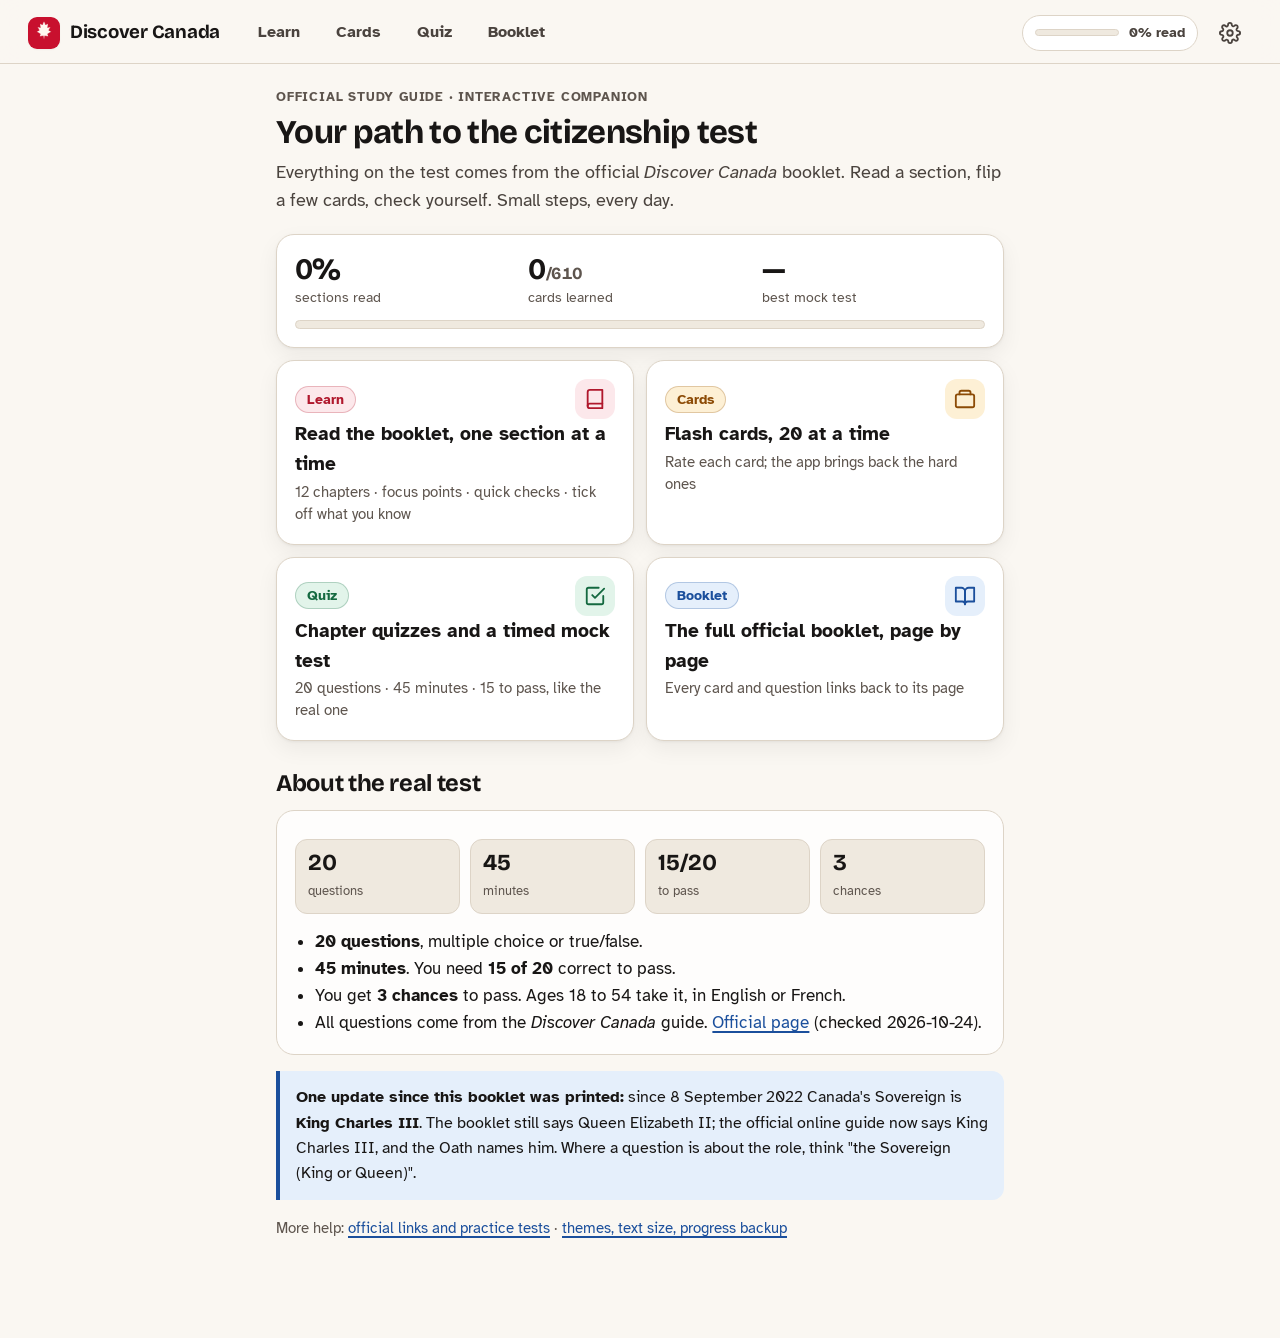
<file: site/index.html>
<!doctype html>
<html lang="en">
<head>
  <meta charset="utf-8">
  <meta name="viewport" content="width=device-width, initial-scale=1, viewport-fit=cover">
  <title>Discover Canada — Study</title>
  <meta name="description" content="Learn the official Discover Canada citizenship study guide with a reading mode, flash cards, section quizzes, a mock test and the full booklet, on any device.">
  <meta name="theme-color" content="#c8102e">
  <link rel="manifest" href="manifest.webmanifest">
  <link rel="icon" href="icons/icon.svg" type="image/svg+xml">
  <link rel="apple-touch-icon" href="icons/icon-180.png">
  <link rel="preconnect" href="https://fonts.googleapis.com">
  <link rel="preconnect" href="https://fonts.gstatic.com" crossorigin>
  <link href="https://fonts.googleapis.com/css2?family=Atkinson+Hyperlegible:ital,wght@0,400;0,700;1,400&family=Bricolage+Grotesque:opsz,wght@12..96,600;12..96,700&family=Source+Serif+4:ital,opsz,wght@0,8..60,400;0,8..60,600;1,8..60,400&display=swap" rel="stylesheet">
  <link id="theme-css" rel="stylesheet" href="css/app.css">
  <script>
    // Design-round variants: ?css=<name> swaps the stylesheet for css/variants/<name>.css (compare page: design/).
    (function () {
      try {
        var m = /[?&]css=([a-z0-9-]{1,40})/.exec(location.search);
        if (m) { document.getElementById('theme-css').href = 'css/variants/' + m[1] + '.css'; document.documentElement.setAttribute('data-variant', m[1]); }
      } catch (e) {}
    })();
  </script>
  <script>
    (function () {
      try {
        var s = JSON.parse(localStorage.getItem('dc.settings') || '{}');
        var r = document.documentElement;
        if (s.theme && s.theme !== 'auto') r.setAttribute('data-theme', s.theme);
        if (s.style && s.style !== 'argon') r.setAttribute('data-style', s.style);
        if (s.size && s.size !== 'normal') r.setAttribute('data-size', s.size);
        if (s.font && s.font !== 'default') r.setAttribute('data-font', s.font);
        if (s.motion === 'off') r.setAttribute('data-motion', 'off');
      } catch (e) {}
    })();
  </script>
</head>
<body>
  <header class="topbar">
    <a class="brand" href="#/"><img src="icons/icon-192.png" alt=""><span>Discover Canada</span></a>
    <nav aria-label="Main">
      <a class="navlink" href="#/learn">Learn</a>
      <a class="navlink" href="#/cards">Cards</a>
      <a class="navlink" href="#/quiz">Quiz</a>
      <a class="navlink" href="#/book">Booklet</a>
    </nav>
    <div class="spacer"></div>
    <a class="top-progress" id="top-progress" href="#/learn" title="Overall reading progress" hidden></a>
    <a class="iconbtn" href="#/settings" aria-label="Settings" title="Settings">
      <svg viewBox="0 0 24 24"><circle cx="12" cy="12" r="3"/><path d="M19.4 15a1.7 1.7 0 0 0 .3 1.8l.1.1a2 2 0 1 1-2.8 2.8l-.1-.1a1.7 1.7 0 0 0-1.8-.3 1.7 1.7 0 0 0-1 1.5V21a2 2 0 1 1-4 0v-.1a1.7 1.7 0 0 0-1.1-1.5 1.7 1.7 0 0 0-1.8.3l-.1.1a2 2 0 1 1-2.8-2.8l.1-.1a1.7 1.7 0 0 0 .3-1.8 1.7 1.7 0 0 0-1.5-1H3a2 2 0 1 1 0-4h.1a1.7 1.7 0 0 0 1.5-1.1 1.7 1.7 0 0 0-.3-1.8l-.1-.1a2 2 0 1 1 2.8-2.8l.1.1a1.7 1.7 0 0 0 1.8.3h0a1.7 1.7 0 0 0 1-1.5V3a2 2 0 1 1 4 0v.1a1.7 1.7 0 0 0 1 1.5 1.7 1.7 0 0 0 1.8-.3l.1-.1a2 2 0 1 1 2.8 2.8l-.1.1a1.7 1.7 0 0 0-.3 1.8v0a1.7 1.7 0 0 0 1.5 1H21a2 2 0 1 1 0 4h-.1a1.7 1.7 0 0 0-1.5 1z"/></svg>
    </a>
  </header>

  <main id="app" aria-live="polite"></main>

  <nav class="tabbar" aria-label="Sections">
    <a href="#/learn" data-tab="learn"><svg viewBox="0 0 24 24"><path d="M4 19.5A2.5 2.5 0 0 1 6.5 17H20"/><path d="M6.5 2H20v20H6.5A2.5 2.5 0 0 1 4 19.5v-15A2.5 2.5 0 0 1 6.5 2z"/></svg>Learn</a>
    <a href="#/cards" data-tab="cards"><svg viewBox="0 0 24 24"><rect x="2" y="7" width="20" height="14" rx="2"/><path d="M6 7V5a2 2 0 0 1 2-2h8a2 2 0 0 1 2 2v2"/></svg>Cards</a>
    <a href="#/quiz" data-tab="quiz"><svg viewBox="0 0 24 24"><path d="M9 11l3 3L22 4"/><path d="M21 12v7a2 2 0 0 1-2 2H5a2 2 0 0 1-2-2V5a2 2 0 0 1 2-2h11"/></svg>Quiz</a>
    <a href="#/book" data-tab="book"><svg viewBox="0 0 24 24"><path d="M2 3h6a4 4 0 0 1 4 4v14a3 3 0 0 0-3-3H2z"/><path d="M22 3h-6a4 4 0 0 0-4 4v14a3 3 0 0 1 3-3h7z"/></svg>Booklet</a>
  </nav>

  <script src="js/app.js"></script>
</body>
</html>
</file>
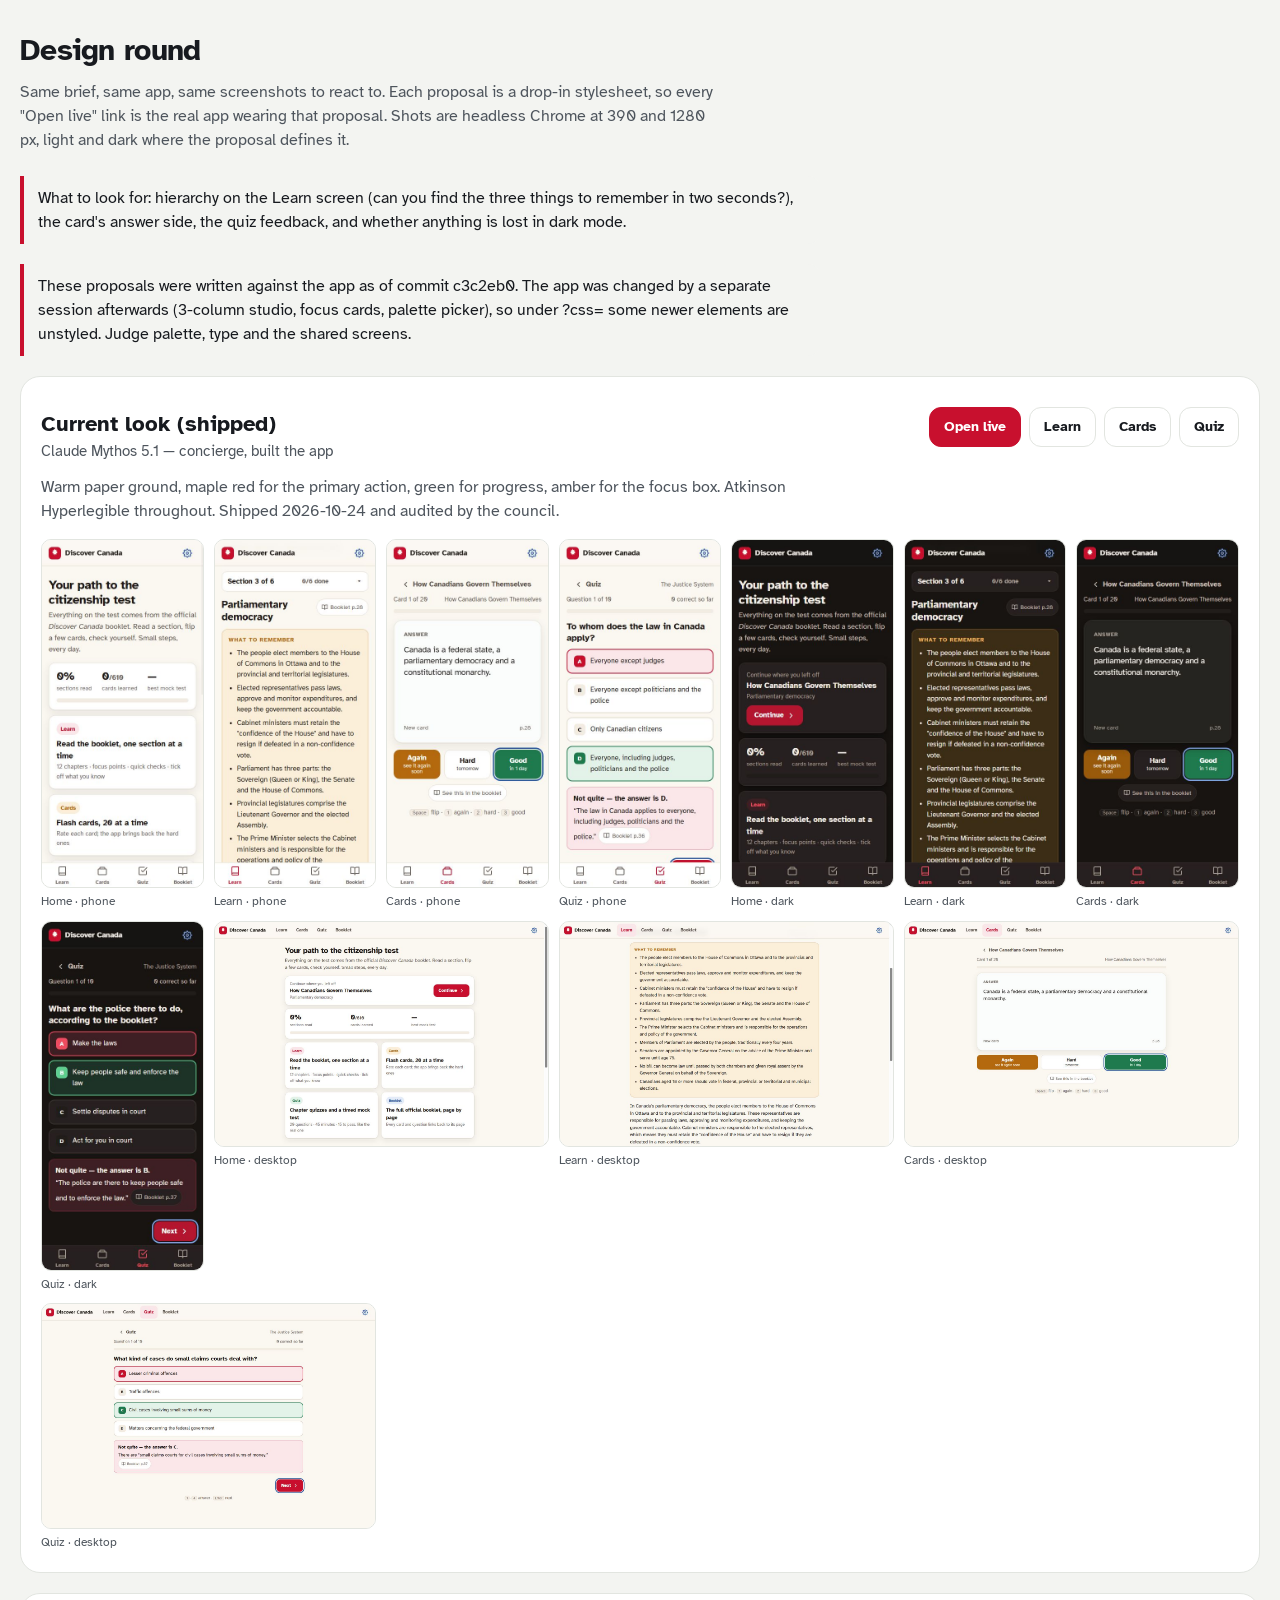
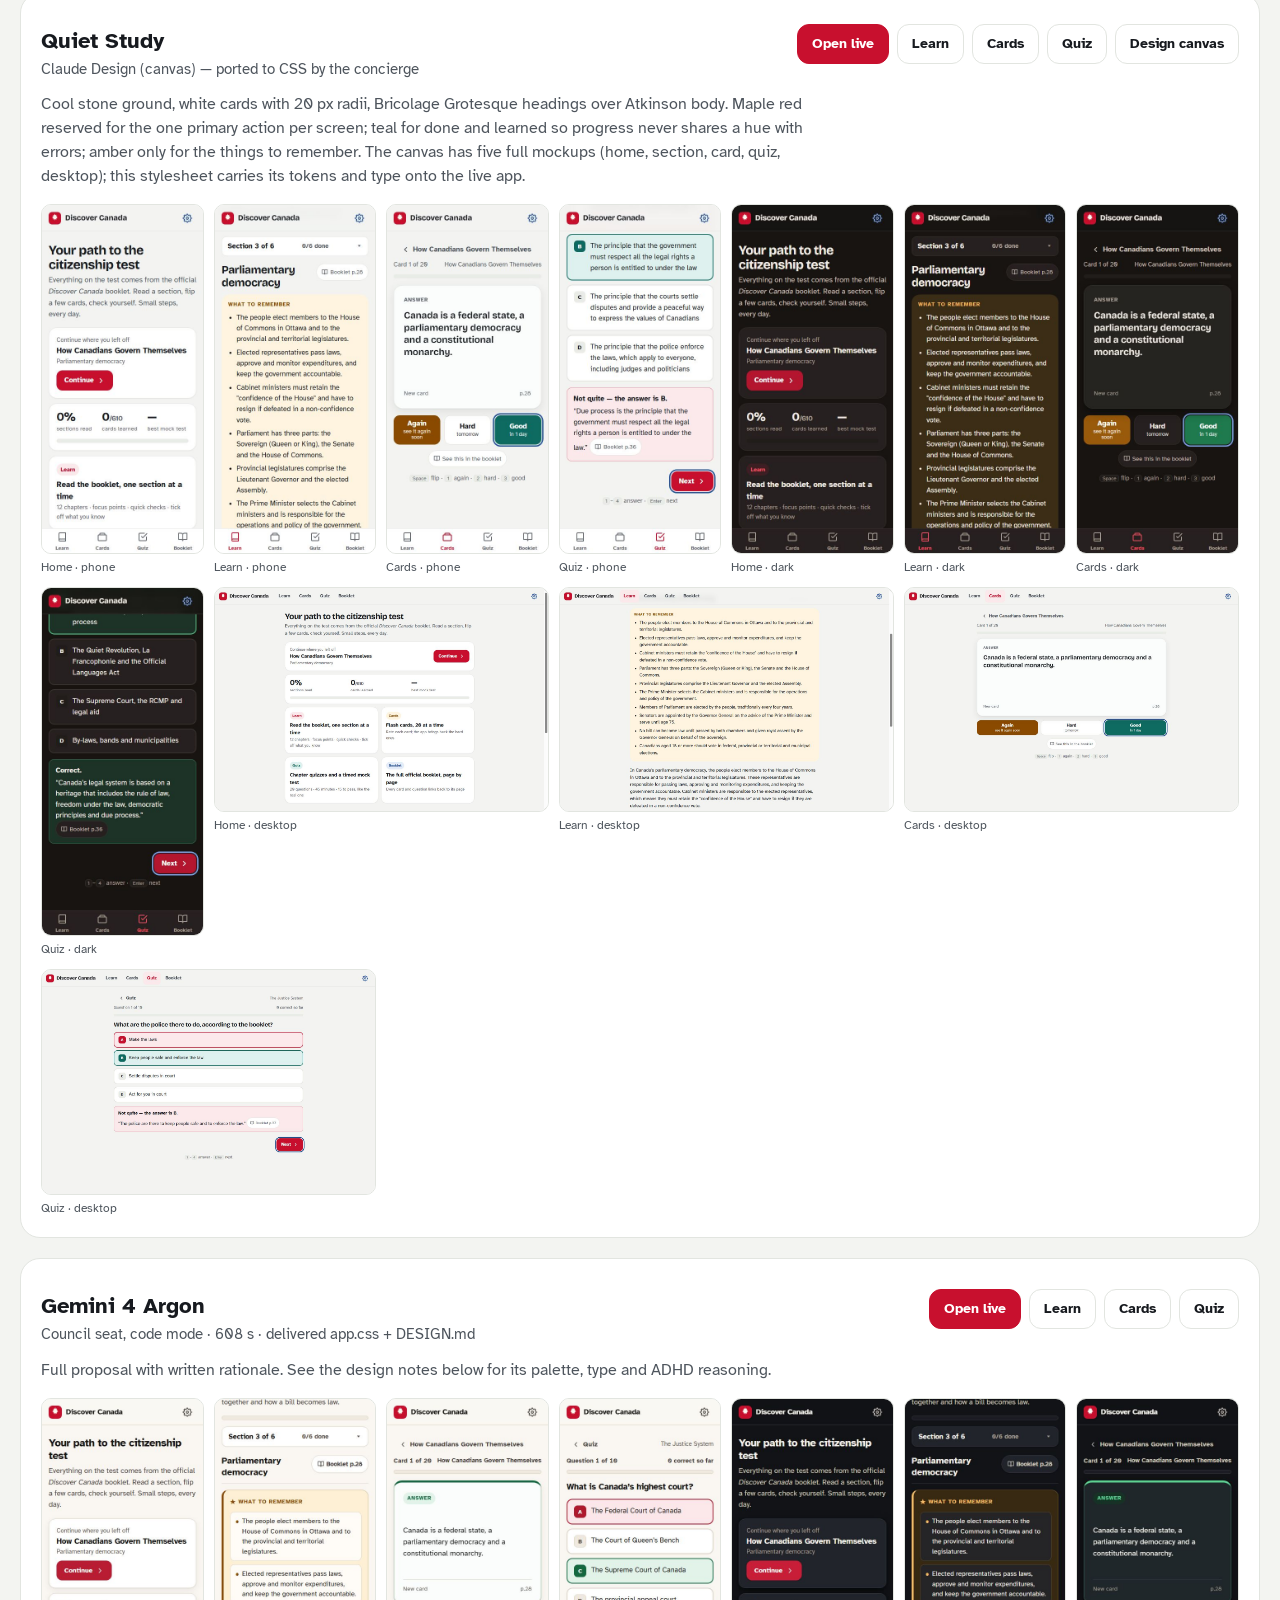
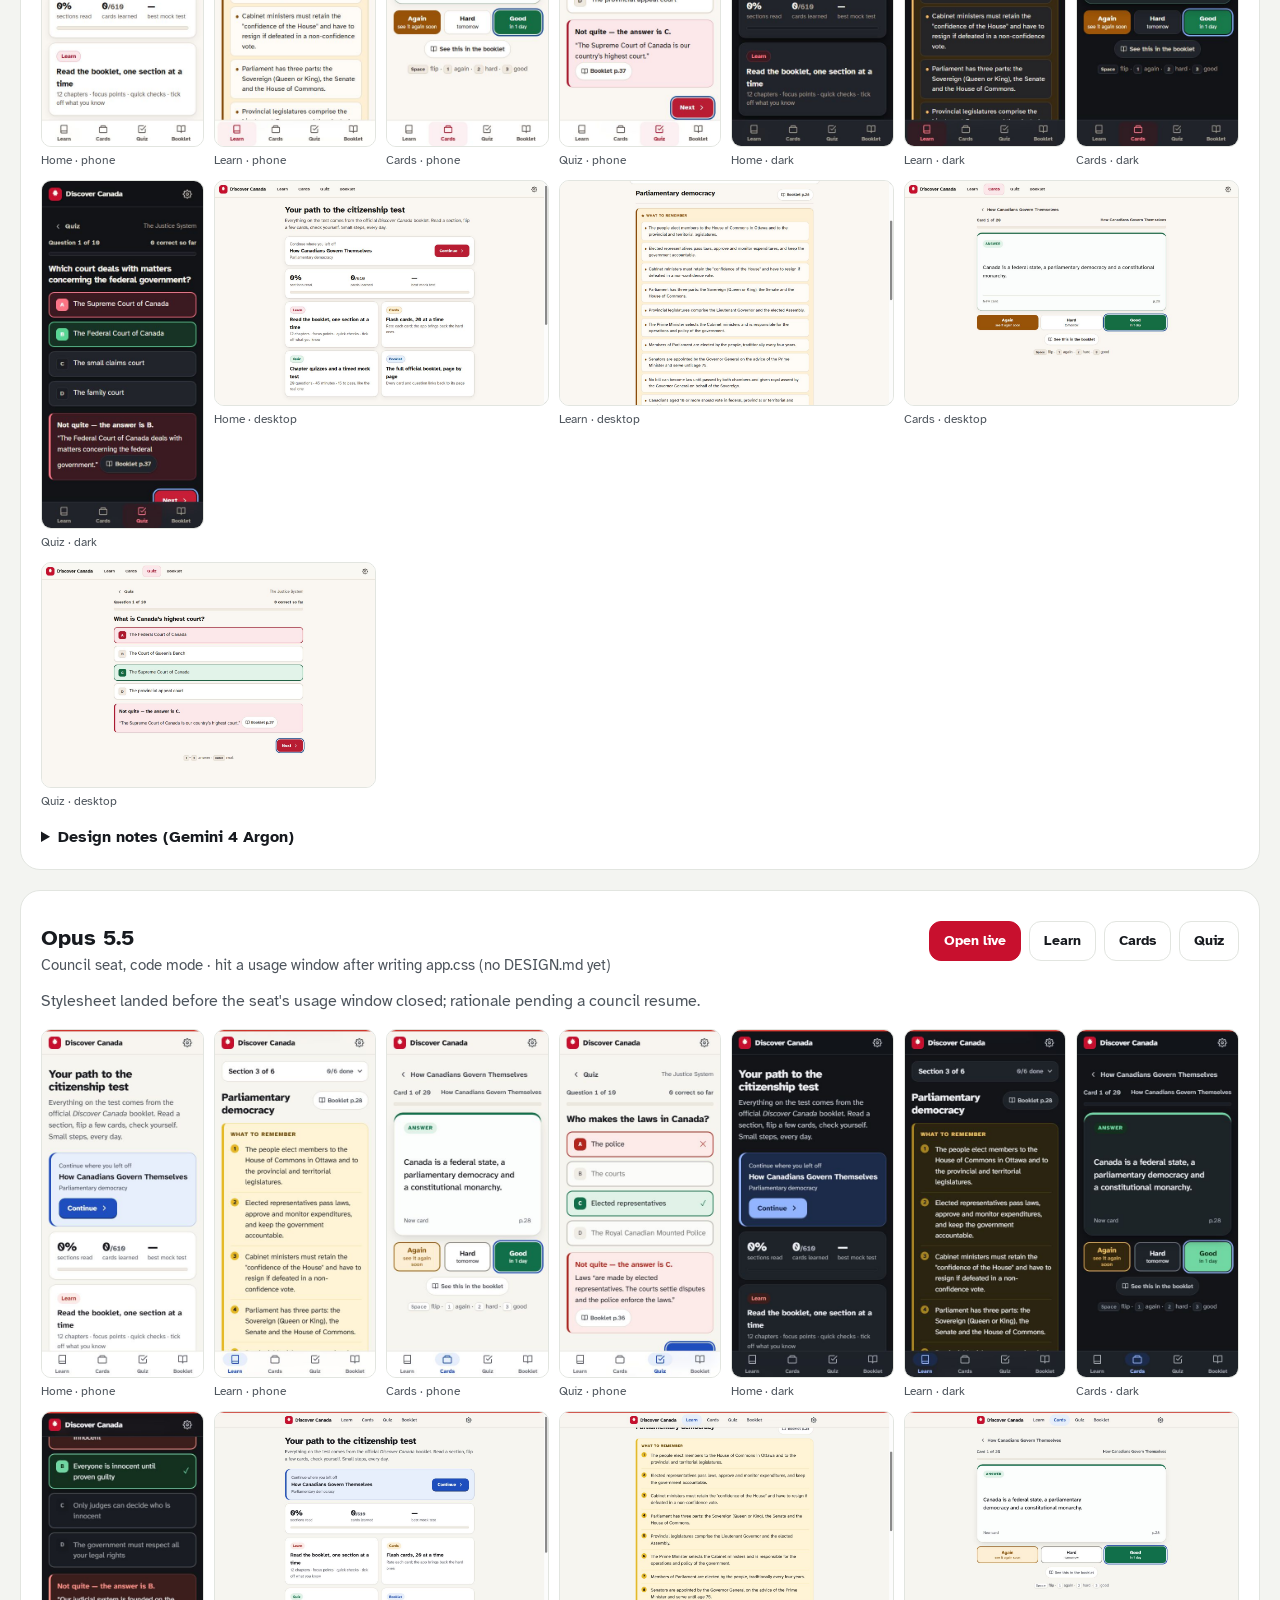
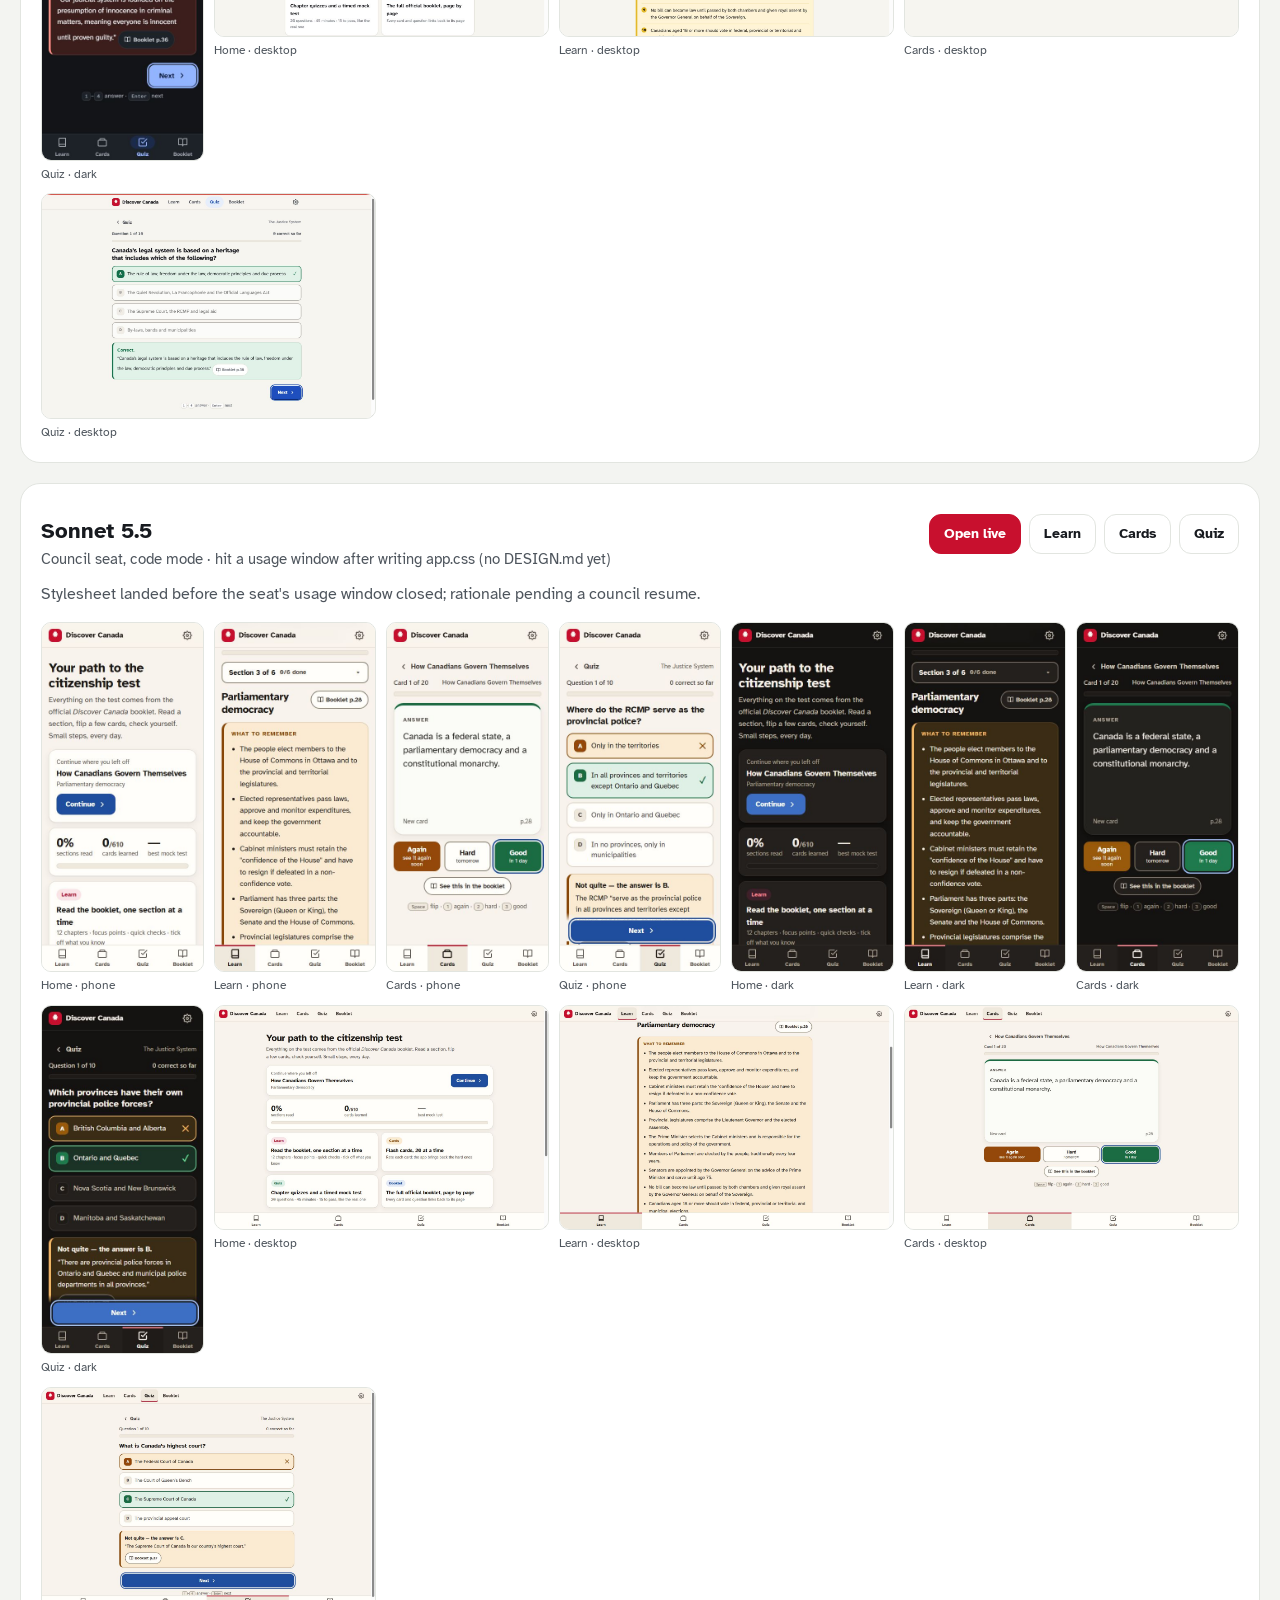
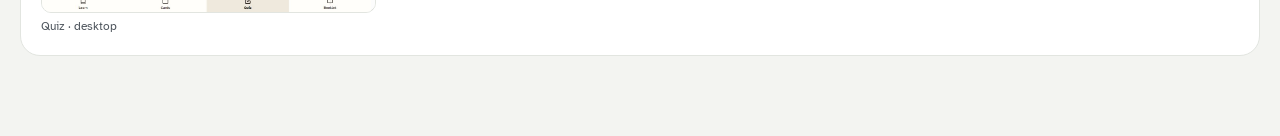
<file: site/design/index.html>
<!doctype html>
<html lang="en">
<head>
<meta charset="utf-8">
<meta name="viewport" content="width=device-width, initial-scale=1">
<title>Design round — Discover Canada</title>
<meta name="description" content="Side-by-side comparison of the design proposals for the Discover Canada study app: the current look, Claude Design, and the council seats.">
<link href="https://fonts.googleapis.com/css2?family=Atkinson+Hyperlegible:wght@400;700&display=swap" rel="stylesheet">
<style>
  :root { --bg: #f3f4f1; --card: #fff; --ink: #171a1f; --ink-2: #4e555d; --line: #e2e5e0; --accent: #c8102e; color-scheme: light; }
  @media (prefers-color-scheme: dark) { :root:not([data-theme="light"]) { --bg: #171412; --card: #262120; --ink: #f3ede6; --ink-2: #c8bfb5; --line: #3a332f; --accent: #ef4d5f; color-scheme: dark; } }
  :root[data-theme="dark"] { --bg: #171412; --card: #262120; --ink: #f3ede6; --ink-2: #c8bfb5; --line: #3a332f; --accent: #ef4d5f; color-scheme: dark; }
  * { box-sizing: border-box; }
  body { margin: 0; background: var(--bg); color: var(--ink); font-family: 'Atkinson Hyperlegible', system-ui, sans-serif; line-height: 1.5; padding: 0 16px 60px; }
  main { max-width: 1240px; margin: 0 auto; }
  h1 { font-size: 1.9rem; margin: 28px 0 6px; letter-spacing: -0.02em; }
  h2 { font-size: 1.35rem; margin: 0; }
  .lead { color: var(--ink-2); margin: 0 0 24px; max-width: 70ch; }
  .variant { background: var(--card); border: 1px solid var(--line); border-radius: 20px; padding: 20px; margin: 0 0 20px; }
  .head { display: flex; flex-wrap: wrap; gap: 12px; align-items: baseline; justify-content: space-between; }
  .by { color: var(--ink-2); font-size: 0.95rem; }
  .links { display: flex; gap: 8px; flex-wrap: wrap; margin-top: 10px; }
  .btn { display: inline-flex; align-items: center; min-height: 40px; padding: 8px 14px; border-radius: 12px; border: 1px solid var(--line); text-decoration: none; color: var(--ink); font-weight: 700; font-size: 0.9rem; background: var(--card); }
  .btn.primary { background: var(--accent); border-color: var(--accent); color: #fff; }
  .blurb { margin: 12px 0 0; color: var(--ink-2); max-width: 80ch; }
  .shots { display: grid; grid-template-columns: repeat(auto-fill, minmax(150px, 1fr)); gap: 10px; margin-top: 16px; }
  .shots figure { margin: 0; }
  .shots img { width: 100%; height: auto; border-radius: 10px; border: 1px solid var(--line); display: block; background: #888; }
  .shots figcaption { font-size: 0.78rem; color: var(--ink-2); margin-top: 4px; }
  .shots .wide { grid-column: span 2; }
  details { margin-top: 14px; }
  summary { cursor: pointer; font-weight: 700; }
  .md { white-space: pre-wrap; font-size: 0.92rem; line-height: 1.5; background: var(--bg); border-radius: 12px; padding: 14px 16px; margin-top: 10px; overflow-x: auto; }
  .missing { color: var(--ink-2); font-style: italic; }
  .note { border-left: 4px solid var(--accent); padding: 10px 14px; background: var(--bg); border-radius: 0 12px 12px 0; margin: 0 0 20px; max-width: 80ch; }
</style>
</head>
<body>
<main>
  <h1>Design round</h1>
  <p class="lead">Same brief, same app, same screenshots to react to. Each proposal is a drop-in stylesheet, so every "Open live" link is the real app wearing that proposal. Shots are headless Chrome at 390 and 1280 px, light and dark where the proposal defines it.</p>
  <div class="note">What to look for: hierarchy on the Learn screen (can you find the three things to remember in two seconds?), the card's answer side, the quiz feedback, and whether anything is lost in dark mode.</div>
  <div id="list"></div>
</main>
<script>
  (async () => {
    const list = document.getElementById('list');
    let variants = [];
    let note = '';
    try { const j = await (await fetch('variants.json')).json(); variants = j.variants; note = j.note || ''; } catch (e) { list.innerHTML = '<p class="missing">variants.json not found.</p>'; return; }
    if (note) { const n = document.createElement('p'); n.className = 'note'; n.textContent = note; list.appendChild(n); }
    const routes = [['home', 'Home'], ['learn', 'Learn'], ['cards', 'Cards'], ['quiz', 'Quiz']];
    const esc = (s) => String(s).replace(/[&<>"]/g, (c) => ({ '&': '&amp;', '<': '&lt;', '>': '&gt;', '"': '&quot;' }[c]));
    for (const v of variants) {
      const sec = document.createElement('section'); sec.className = 'variant';
      const shots = [];
      for (const [r, label] of routes) shots.push(`<figure><a href="shots/${v.id}-${r}-phone.jpg" target="_blank"><img loading="lazy" src="shots/${v.id}-${r}-phone.jpg" alt="${esc(v.name)} — ${label}, phone"></a><figcaption>${label} · phone</figcaption></figure>`);
      for (const [r, label] of routes) shots.push(`<figure><a href="shots/${v.id}-${r}-phone-dark.jpg" target="_blank"><img loading="lazy" src="shots/${v.id}-${r}-phone-dark.jpg" alt="${esc(v.name)} — ${label}, phone, dark"></a><figcaption>${label} · dark</figcaption></figure>`);
      for (const [r, label] of routes) shots.push(`<figure class="wide"><a href="shots/${v.id}-${r}-desktop.jpg" target="_blank"><img loading="lazy" src="shots/${v.id}-${r}-desktop.jpg" alt="${esc(v.name)} — ${label}, desktop"></a><figcaption>${label} · desktop</figcaption></figure>`);
      sec.innerHTML = `
        <div class="head"><div><h2>${esc(v.name)}</h2><div class="by">${esc(v.by)}${v.elapsed ? ' · ' + esc(v.elapsed) : ''}</div></div>
        <div class="links"><a class="btn primary" href="../?css=${esc(v.id)}#/" target="_blank">Open live</a><a class="btn" href="../?css=${esc(v.id)}#/learn/govern/2" target="_blank">Learn</a><a class="btn" href="../?css=${esc(v.id)}#/cards/govern" target="_blank">Cards</a><a class="btn" href="../?css=${esc(v.id)}#/quiz/justice" target="_blank">Quiz</a>${v.canvas ? `<a class="btn" href="${esc(v.canvas)}" target="_blank">Design canvas</a>` : ''}</div></div>
        ${v.blurb ? `<p class="blurb">${esc(v.blurb)}</p>` : ''}
        <div class="shots">${shots.join('')}</div>
        ${v.design ? `<details><summary>Design notes (${esc(v.name)})</summary><div class="md" data-md="${esc(v.design)}">Loading…</div></details>` : ''}`;
      list.appendChild(sec);
    }
    for (const el of document.querySelectorAll('[data-md]')) {
      try { const t = await (await fetch(el.getAttribute('data-md'))).text(); el.textContent = t; } catch (e) { el.textContent = 'Notes not available.'; }
    }
  })();
</script>
</body>
</html>
</file>
<file: site/css/app.css>
/* Discover Canada — Study.
 * Synthesized Civic Study Design System (Argon + Quiet Study + Opus + Sonnet + Mythos).
 * Supports 5 built-in palettes via [data-style], Light/Dark modes, 4 text sizes, and 3 font families.
 */
@import url('https://fonts.googleapis.com/css2?family=Atkinson+Hyperlegible:ital,wght@0,400;0,700;1,400&family=Bricolage+Grotesque:opsz,wght@12..96,600;12..96,700&family=Source+Serif+4:ital,opsz,wght@0,8..60,400;0,8..60,600;1,8..60,400&display=swap');

/* ==========================================================================
   1. DESIGN TOKENS & PALETTES
   Default: "argon" (Civic Study) — Warm parchment + Slate dark mode, WCAG AA+
   ========================================================================== */
:root {
  --bg: #faf7f2;
  --bg-2: #efe9df;
  --card: #ffffff;
  --ink: #181615;
  --ink-2: #4a433e;
  --ink-3: #5e554e;
  --line: #ddd4c7;
  --line-strong: #b8aea0;

  --btn-primary: #b81d33;
  --btn-good: #156d43;
  --btn-warn: #995308;

  --red: #b0182d;
  --red-2: #8e1122;
  --red-soft: #fce8eb;
  --green: #146940;
  --green-soft: #e2f4ea;
  --amber: #8c4b06;
  --amber-soft: #fdf0d5;
  --blue: #1b4f9c;
  --blue-soft: #e5effb;
  --focus: #1b4f9c;
  --topbar-stripe: transparent;

  --shadow: 0 1px 3px rgba(24, 22, 21, 0.05), 0 8px 22px rgba(24, 22, 21, 0.06);
  --shadow-sm: 0 1px 2px rgba(24, 22, 21, 0.04);
  --radius: 18px;
  --radius-s: 12px;
  --font: 'Atkinson Hyperlegible', system-ui, -apple-system, 'Segoe UI', Roboto, sans-serif;
  --font-serif: 'Source Serif 4', Georgia, 'Times New Roman', serif;
  --font-display: 'Bricolage Grotesque', 'Atkinson Hyperlegible', system-ui, sans-serif;
  --size: 17px;
  --measure: 64ch;
  --nav-h: 64px;
  --bar-h: 64px;
  color-scheme: light;
}

/* Dark mode for Default ("argon" / Civic Study) */
@media (prefers-color-scheme: dark) {
  :root:not([data-theme="light"]) {
    --bg: #121316;
    --bg-2: #1b1d22;
    --card: #21242b;
    --ink: #f4f1ea;
    --ink-2: #c9c3b8;
    --ink-3: #a39c90;
    --line: #343842;
    --line-strong: #585f6d;
    --btn-primary: #c81e37;
    --btn-good: #18794b;
    --btn-warn: #9e5608;
    --red: #ff7585;
    --red-2: #ff8f9c;
    --red-soft: #3b1a21;
    --green: #5ad694;
    --green-soft: #163325;
    --amber: #f7bc64;
    --amber-soft: #382912;
    --blue: #82b1ff;
    --blue-soft: #1a2942;
    --focus: #82b1ff;
    --shadow: 0 2px 4px rgba(0, 0, 0, 0.35), 0 8px 24px rgba(0, 0, 0, 0.4);
    --shadow-sm: 0 1px 3px rgba(0, 0, 0, 0.3);
    color-scheme: dark;
  }
}
:root[data-theme="dark"] {
  --bg: #121316;
  --bg-2: #1b1d22;
  --card: #21242b;
  --ink: #f4f1ea;
  --ink-2: #c9c3b8;
  --ink-3: #a39c90;
  --line: #343842;
  --line-strong: #585f6d;
  --btn-primary: #c81e37;
  --btn-good: #18794b;
  --btn-warn: #9e5608;
  --red: #ff7585;
  --red-2: #ff8f9c;
  --red-soft: #3b1a21;
  --green: #5ad694;
  --green-soft: #163325;
  --amber: #f7bc64;
  --amber-soft: #382912;
  --blue: #82b1ff;
  --blue-soft: #1a2942;
  --focus: #82b1ff;
  --shadow: 0 2px 4px rgba(0, 0, 0, 0.35), 0 8px 24px rgba(0, 0, 0, 0.4);
  --shadow-sm: 0 1px 3px rgba(0, 0, 0, 0.3);
  color-scheme: dark;
}

/* Palette 2: "quiet-study" (Claude Design — Cool Stone & Deep Teal) */
:root[data-style="quiet-study"] {
  --bg: #f3f4f1;
  --bg-2: #e6e9e4;
  --card: #ffffff;
  --ink: #171a1f;
  --ink-2: #464d55;
  --ink-3: #576069;
  --line: #dce0da;
  --line-strong: #a7b0a5;
  --btn-primary: #c8102e;
  --btn-good: #0e6b62;
  --btn-warn: #8a4b00;
  --red: #c8102e;
  --red-2: #a30d25;
  --red-soft: #fbe9ec;
  --green: #0e6b62;
  --green-soft: #dff1ee;
  --amber: #8a4b00;
  --amber-soft: #fff4df;
  --blue: #0e6b62;
  --blue-soft: #dff1ee;
  --focus: #1f4e99;
  --radius: 20px;
}
@media (prefers-color-scheme: dark) {
  :root[data-style="quiet-study"]:not([data-theme="light"]) {
    --bg: #111515;
    --bg-2: #191f1f;
    --card: #1f2727;
    --ink: #eef2f1;
    --ink-2: #b9c4c2;
    --ink-3: #93a19e;
    --line: #2f3b3a;
    --line-strong: #536664;
    --btn-primary: #d11938;
    --btn-good: #128075;
    --btn-warn: #9e5608;
    --red: #ff7588;
    --red-2: #ff94a2;
    --red-soft: #3a1a21;
    --green: #4fd1c5;
    --green-soft: #133330;
    --amber: #f6bc66;
    --amber-soft: #382a14;
    --blue: #4fd1c5;
    --blue-soft: #133330;
    --focus: #7fa8ef;
  }
}
:root[data-style="quiet-study"][data-theme="dark"] {
  --bg: #111515;
  --bg-2: #191f1f;
  --card: #1f2727;
  --ink: #eef2f1;
  --ink-2: #b9c4c2;
  --ink-3: #93a19e;
  --line: #2f3b3a;
  --line-strong: #536664;
  --btn-primary: #d11938;
  --btn-good: #128075;
  --btn-warn: #9e5608;
  --red: #ff7588;
  --red-2: #ff94a2;
  --red-soft: #3a1a21;
  --green: #4fd1c5;
  --green-soft: #133330;
  --amber: #f6bc66;
  --amber-soft: #382a14;
  --blue: #4fd1c5;
  --blue-soft: #133330;
  --focus: #7fa8ef;
}

/* Palette 3: "opus" (Paper & Lake — Red Ribbon + Lake Blue Primary) */
:root[data-style="opus"] {
  --bg: #f7f5f0;
  --bg-2: #ede9e1;
  --card: #ffffff;
  --ink: #181a20;
  --ink-2: #454a54;
  --ink-3: #5c616c;
  --line: #ddd7cc;
  --line-strong: #8e877b;
  --btn-primary: #1f4fbf;
  --btn-good: #11704a;
  --btn-warn: #9a5700;
  --red: #b3261e;
  --red-2: #8c1d17;
  --red-soft: #fcebe9;
  --green: #11704a;
  --green-soft: #e1f3e9;
  --amber: #6b4500;
  --amber-soft: #fff5d6;
  --blue: #1f4fbf;
  --blue-soft: #e7eefc;
  --focus: #1f4fbf;
  --topbar-stripe: #d52b1e;
}
@media (prefers-color-scheme: dark) {
  :root[data-style="opus"]:not([data-theme="light"]) {
    --bg: #121418;
    --bg-2: #1b1e24;
    --card: #1e2229;
    --ink: #eceef2;
    --ink-2: #c3c8d1;
    --ink-3: #a3a9b4;
    --line: #323741;
    --line-strong: #747b88;
    --btn-primary: #3b6ee8;
    --btn-good: #167d52;
    --btn-warn: #9e5608;
    --red: #ff9389;
    --red-2: #ffb4ad;
    --red-soft: #3c1e1d;
    --green: #72d8a3;
    --green-soft: #14301f;
    --amber: #f5c463;
    --amber-soft: #2a2410;
    --blue: #93b4ff;
    --blue-soft: #1d2b4b;
    --focus: #93b4ff;
    --topbar-stripe: #ef4135;
  }
}
:root[data-style="opus"][data-theme="dark"] {
  --bg: #121418;
  --bg-2: #1b1e24;
  --card: #1e2229;
  --ink: #eceef2;
  --ink-2: #c3c8d1;
  --ink-3: #a3a9b4;
  --line: #323741;
  --line-strong: #747b88;
  --btn-primary: #3b6ee8;
  --btn-good: #167d52;
  --btn-warn: #9e5608;
  --red: #ff9389;
  --red-2: #ffb4ad;
  --red-soft: #3c1e1d;
  --green: #72d8a3;
  --green-soft: #14301f;
  --amber: #f5c463;
  --amber-soft: #2a2410;
  --blue: #93b4ff;
  --blue-soft: #1d2b4b;
  --focus: #93b4ff;
  --topbar-stripe: #ef4135;
}

/* Palette 4: "sonnet" (Calm Paper — Soft Cream & Gentle Amber Feedback) */
:root[data-style="sonnet"] {
  --bg: #f8f4ed;
  --bg-2: #eee8dd;
  --card: #fffefb;
  --ink: #1c1917;
  --ink-2: #4a433d;
  --ink-3: #5d554d;
  --line: #d5cbb8;
  --line-strong: #8c8272;
  --btn-primary: #1f4e9e;
  --btn-good: #1b6b43;
  --btn-warn: #94490a;
  --red: #8a4604;
  --red-2: #6e3702;
  --red-soft: #fbebd2;
  --green: #1b6b43;
  --green-soft: #dff0e6;
  --amber: #8a4604;
  --amber-soft: #fbebd2;
  --blue: #1f4e9e;
  --blue-soft: #e2eaf7;
  --focus: #1f4e9e;
}
@media (prefers-color-scheme: dark) {
  :root[data-style="sonnet"]:not([data-theme="light"]) {
    --bg: #151311;
    --bg-2: #1f1b18;
    --card: #24201d;
    --ink: #f5efe8;
    --ink-2: #cfc6bb;
    --ink-3: #ada294;
    --line: #3a332e;
    --line-strong: #7d7266;
    --btn-primary: #3d6fc4;
    --btn-good: #1f7a4d;
    --btn-warn: #9a5a0c;
    --red: #f2b663;
    --red-2: #f7ca88;
    --red-soft: #3b2c15;
    --green: #6fd69a;
    --green-soft: #1b3326;
    --amber: #f2b663;
    --amber-soft: #3b2c15;
    --blue: #9bbcf7;
    --blue-soft: #1d2a42;
    --focus: #9bbcf7;
  }
}
:root[data-style="sonnet"][data-theme="dark"] {
  --bg: #151311;
  --bg-2: #1f1b18;
  --card: #24201d;
  --ink: #f5efe8;
  --ink-2: #cfc6bb;
  --ink-3: #ada294;
  --line: #3a332e;
  --line-strong: #7d7266;
  --btn-primary: #3d6fc4;
  --btn-good: #1f7a4d;
  --btn-warn: #9a5a0c;
  --red: #f2b663;
  --red-2: #f7ca88;
  --red-soft: #3b2c15;
  --green: #6fd69a;
  --green-soft: #1b3326;
  --amber: #f2b663;
  --amber-soft: #3b2c15;
  --blue: #9bbcf7;
  --blue-soft: #1d2a42;
  --focus: #9bbcf7;
}

/* Palette 5: "mythos" (Classic Warm — Original Warm Paper with Contrast Fixes) */
:root[data-style="mythos"] {
  --bg: #fbf7f1;
  --bg-2: #f3ece2;
  --card: #ffffff;
  --ink: #1f1a17;
  --ink-2: #524942;
  --ink-3: #635a52;
  --line: #e0d6c8;
  --line-strong: #b5a999;
  --btn-primary: #c8102e;
  --btn-good: #1f7a4d;
  --btn-warn: #995308;
  --red: #c8102e;
  --red-2: #a30d25;
  --red-soft: #fbe6e9;
  --green: #1f7a4d;
  --green-soft: #e3f3ea;
  --amber: #8c4b06;
  --amber-soft: #fcefd9;
  --blue: #2457a6;
  --blue-soft: #e4ecf9;
  --focus: #2457a6;
}
@media (prefers-color-scheme: dark) {
  :root[data-style="mythos"]:not([data-theme="light"]) {
    --bg: #171412;
    --bg-2: #211d1a;
    --card: #262120;
    --ink: #f3ede6;
    --ink-2: #c8bfb5;
    --ink-3: #a79d92;
    --line: #3a332f;
    --line-strong: #635852;
    --btn-primary: #b5162f;
    --btn-good: #1f7a4d;
    --btn-warn: #9a5a0c;
    --red: #ef4d5f;
    --red-2: #ff6b7a;
    --red-soft: #3d1f24;
    --green: #5fcf8f;
    --green-soft: #1d3328;
    --amber: #f0b35a;
    --amber-soft: #3c2d16;
    --blue: #7fa8ef;
    --blue-soft: #1e2a40;
    --focus: #7fa8ef;
  }
}
:root[data-style="mythos"][data-theme="dark"] {
  --bg: #171412;
  --bg-2: #211d1a;
  --card: #262120;
  --ink: #f3ede6;
  --ink-2: #c8bfb5;
  --ink-3: #a79d92;
  --line: #3a332f;
  --line-strong: #635852;
  --btn-primary: #b5162f;
  --btn-good: #1f7a4d;
  --btn-warn: #9a5a0c;
  --red: #ef4d5f;
  --red-2: #ff6b7a;
  --red-soft: #3d1f24;
  --green: #5fcf8f;
  --green-soft: #1d3328;
  --amber: #f0b35a;
  --amber-soft: #3c2d16;
  --blue: #7fa8ef;
  --blue-soft: #1e2a40;
  --focus: #7fa8ef;
}

/* Font & Size Overrides */
:root[data-size="small"] { --size: 15px; }
:root[data-size="large"] { --size: 19px; }
:root[data-size="xl"] { --size: 21px; }
:root[data-font="serif"] {
  --font: var(--font-serif);
  --font-display: var(--font-serif);
}
:root[data-font="system"] {
  --font: system-ui, -apple-system, 'Segoe UI', Roboto, sans-serif;
  --font-display: system-ui, -apple-system, 'Segoe UI', Roboto, sans-serif;
}

/* ==========================================================================
   2. BASE & RESET
   ========================================================================== */
*, *::before, *::after { box-sizing: border-box; }
[hidden] { display: none !important; }
html {
  font-size: var(--size);
  -webkit-text-size-adjust: 100%;
  overflow-x: hidden;
  scroll-behavior: smooth;
}
body {
  margin: 0;
  background: var(--bg);
  color: var(--ink);
  font-family: var(--font);
  line-height: 1.6;
  min-height: 100dvh;
  overflow-x: hidden;
  padding-bottom: calc(var(--bar-h) + env(safe-area-inset-bottom) + 12px);
  -webkit-font-smoothing: antialiased;
}
@media (min-width: 760px) {
  body { padding-bottom: 40px; }
}
@media (prefers-reduced-motion: reduce) {
  html { scroll-behavior: auto; }
  *, *::before, *::after { transition: none !important; animation: none !important; }
}
:root[data-motion="off"] *,
:root[data-motion="off"] *::before,
:root[data-motion="off"] *::after {
  transition: none !important;
  animation: none !important;
}

a {
  color: var(--blue);
  text-underline-offset: 0.18em;
  text-decoration-thickness: 1.5px;
}
a:hover { color: var(--ink); }
button { font: inherit; color: inherit; }
button, a, summary, select, input { touch-action: manipulation; }
:focus-visible {
  outline: 3px solid var(--focus);
  outline-offset: 2px;
}
.sr-only {
  position: absolute;
  width: 1px;
  height: 1px;
  overflow: hidden;
  clip: rect(0 0 0 0);
  white-space: nowrap;
}

/* Hide desktop keyboard hints on touch screens */
@media (hover: none) and (pointer: coarse) {
  .kbd-hint, p:has(> kbd) { display: none !important; }
}

/* ==========================================================================
   3. TOP NAVIGATION & MOBILE TAB BAR
   ========================================================================== */
.topbar {
  position: sticky;
  top: 0;
  z-index: 20;
  display: flex;
  align-items: center;
  gap: 10px;
  height: var(--nav-h);
  padding: 0 16px;
  background: color-mix(in srgb, var(--bg) 90%, transparent);
  backdrop-filter: blur(12px);
  -webkit-backdrop-filter: blur(12px);
  border-top: 3px solid var(--topbar-stripe);
  border-bottom: 1px solid var(--line);
}
@media (min-width: 1024px) {
  .topbar { padding: 0 28px; }
}
.topbar .brand {
  display: inline-flex;
  align-items: center;
  gap: 10px;
  min-height: 44px;
  font-weight: 700;
  text-decoration: none;
  color: var(--ink);
  letter-spacing: -0.015em;
}
.topbar .brand img {
  width: 32px;
  height: 32px;
  border-radius: 9px;
  box-shadow: var(--shadow-sm);
  flex: none;
}
.topbar .brand span {
  font-family: var(--font-display);
  font-size: 1.1rem;
  font-weight: 700;
}
.topbar nav {
  display: none;
  gap: 4px;
  margin-left: 12px;
}
.topbar .spacer { flex: 1; }

/* Desktop Topbar Overall Progress Pill (inspired by cdesign) */
.top-progress {
  display: none;
  align-items: center;
  gap: 10px;
  padding: 6px 12px;
  border-radius: 999px;
  background: var(--card);
  border: 1px solid var(--line);
  text-decoration: none;
  color: var(--ink-2);
  font-size: 0.82rem;
  font-weight: 700;
  font-variant-numeric: tabular-nums;
  transition: border-color 0.15s ease, background 0.15s ease;
}
.top-progress:hover {
  border-color: var(--blue);
  background: var(--bg-2);
}
.top-progress .tp-bar {
  width: 84px;
  height: 7px;
  border-radius: 999px;
  background: var(--bg-2);
  border: 1px solid var(--line);
  overflow: hidden;
  display: inline-block;
}
.top-progress .tp-bar > span {
  display: block;
  height: 100%;
  background: var(--green);
  border-radius: 999px;
  transition: width 0.3s ease;
}
@media (min-width: 820px) {
  .top-progress { display: inline-flex; }
}

.iconbtn {
  width: 44px;
  height: 44px;
  min-width: 44px;
  min-height: 44px;
  border-radius: 12px;
  border: 1px solid transparent;
  background: transparent;
  color: var(--ink-2);
  display: inline-grid;
  place-items: center;
  cursor: pointer;
  flex: none;
  transition: background 0.15s ease, color 0.15s ease, border-color 0.15s ease;
}
.iconbtn:hover {
  background: var(--bg-2);
  color: var(--ink);
  border-color: var(--line);
}
.iconbtn[disabled] {
  opacity: 0.4;
  cursor: default;
  pointer-events: none;
}
.iconbtn svg {
  width: 22px;
  height: 22px;
  stroke: currentColor;
  fill: none;
  stroke-width: 2;
  stroke-linecap: round;
  stroke-linejoin: round;
}
.navlink {
  display: inline-flex;
  align-items: center;
  gap: 8px;
  min-height: 42px;
  padding: 8px 15px;
  border-radius: 12px;
  text-decoration: none;
  color: var(--ink-2);
  font-weight: 700;
  font-size: 0.94rem;
  border: 1px solid transparent;
  transition: background 0.15s ease, color 0.15s ease;
}
.navlink:hover {
  background: var(--bg-2);
  color: var(--ink);
}
.navlink[aria-current="page"] {
  background: var(--red-soft);
  color: var(--red);
  border-color: color-mix(in srgb, var(--red) 20%, transparent);
}
:root[data-style="opus"] .navlink[aria-current="page"],
:root[data-style="sonnet"] .navlink[aria-current="page"] {
  background: var(--blue-soft);
  color: var(--blue);
  border-color: color-mix(in srgb, var(--blue) 22%, transparent);
}

/* Bottom Tab Bar (phones < 760px) */
.tabbar {
  position: fixed;
  left: 0;
  right: 0;
  bottom: 0;
  z-index: 20;
  display: grid;
  grid-template-columns: repeat(4, 1fr);
  height: calc(var(--bar-h) + env(safe-area-inset-bottom));
  padding: 4px 6px env(safe-area-inset-bottom);
  background: color-mix(in srgb, var(--card) 94%, transparent);
  backdrop-filter: blur(12px);
  -webkit-backdrop-filter: blur(12px);
  border-top: 1px solid var(--line);
}
.tabbar a {
  display: flex;
  flex-direction: column;
  align-items: center;
  justify-content: center;
  gap: 3px;
  min-height: 48px;
  border-radius: 12px;
  text-decoration: none;
  color: var(--ink-3);
  font-size: 0.74rem;
  font-weight: 700;
  transition: color 0.15s ease, background 0.15s ease;
}
.tabbar a svg {
  width: 22px;
  height: 22px;
  stroke: currentColor;
  fill: none;
  stroke-width: 2.1;
  stroke-linecap: round;
  stroke-linejoin: round;
}
.tabbar a[aria-current="page"] {
  color: var(--red);
  background: color-mix(in srgb, var(--red-soft) 65%, transparent);
}
:root[data-style="opus"] .tabbar a[aria-current="page"],
:root[data-style="sonnet"] .tabbar a[aria-current="page"] {
  color: var(--blue);
  background: color-mix(in srgb, var(--blue-soft) 70%, transparent);
}
@media (min-width: 760px) {
  .topbar nav { display: flex; }
  .tabbar { display: none; }
}

/* ==========================================================================
   4. LAYOUT, TYPOGRAPHY & SURFACES
   ========================================================================== */
main {
  max-width: 760px;
  margin: 0 auto;
  padding: 22px 16px 44px;
}
main.wide {
  max-width: 1240px;
  padding-left: 20px;
  padding-right: 20px;
}
.h1 {
  font-family: var(--font-display);
  font-size: clamp(1.55rem, 4.5vw, 1.95rem);
  line-height: 1.15;
  margin: 6px 0 8px;
  letter-spacing: -0.02em;
  font-weight: 700;
  color: var(--ink);
  text-wrap: balance;
}
.h2 {
  font-family: var(--font-display);
  font-size: clamp(1.22rem, 3.5vw, 1.4rem);
  line-height: 1.24;
  margin: 28px 0 12px;
  letter-spacing: -0.015em;
  font-weight: 700;
  color: var(--ink);
  text-wrap: balance;
}
.h3 {
  font-family: var(--font-display);
  font-size: 1.1rem;
  line-height: 1.3;
  margin: 22px 0 8px;
  font-weight: 700;
  color: var(--ink);
}
.eyebrow {
  font-size: 0.78rem;
  font-weight: 700;
  letter-spacing: 0.06em;
  text-transform: uppercase;
  color: var(--ink-3);
  margin-bottom: 4px;
}
.lead {
  color: var(--ink-2);
  margin: 0 0 20px;
  font-size: 1.04rem;
  line-height: 1.55;
  max-width: var(--measure);
}
.muted { color: var(--ink-3); }
.small { font-size: 0.88rem; line-height: 1.45; }
.row { display: flex; gap: 10px; flex-wrap: wrap; align-items: center; }
.grid { display: grid; gap: 12px; grid-template-columns: minmax(0, 1fr); }
@media (min-width: 560px) {
  .grid.two { grid-template-columns: repeat(2, minmax(0, 1fr)); }
}

.card {
  background: var(--card);
  border: 1px solid var(--line);
  border-radius: var(--radius);
  padding: 18px;
  box-shadow: var(--shadow);
  min-width: 0;
}
.card.flat {
  box-shadow: none;
  background: color-mix(in srgb, var(--card) 75%, var(--bg));
}
.card.link {
  display: block;
  text-decoration: none;
  color: inherit;
  cursor: pointer;
  transition: transform 0.15s ease, border-color 0.15s ease, box-shadow 0.15s ease;
}
.card.link:hover {
  transform: translateY(-2px);
  border-color: var(--blue);
  box-shadow: var(--shadow);
}
.card.link:active { transform: translateY(0); }

/* Primary "Start Here" Hero Card (Home / Cards / Quiz) */
.hero-card {
  border-color: color-mix(in srgb, var(--blue) 30%, var(--line));
  box-shadow: inset 4px 0 0 var(--blue), var(--shadow);
}
.hero-card .hero-top {
  display: flex;
  align-items: center;
  gap: 14px;
}
.hero-card .hero-num {
  width: 48px;
  height: 48px;
  border-radius: 14px;
  background: var(--red-soft);
  color: var(--red);
  display: grid;
  place-items: center;
  font-family: var(--font-display);
  font-weight: 700;
  font-size: 1.25rem;
  flex: none;
}
.hero-card .hero-bar {
  display: flex;
  align-items: center;
  gap: 12px;
  margin-top: 14px;
}
.hero-card .hero-bar .progress { flex: 1; }

/* Hub Cards with Icons (inspired by cdesign) */
.hub-card {
  display: flex;
  flex-direction: column;
  justify-content: space-between;
  gap: 12px;
  min-height: 124px;
}
.hub-card .hub-head {
  display: flex;
  align-items: center;
  justify-content: space-between;
  gap: 8px;
}
.hub-card .hub-icon {
  width: 40px;
  height: 40px;
  border-radius: 12px;
  display: grid;
  place-items: center;
  background: var(--bg-2);
  color: var(--ink);
  flex: none;
}
.hub-card .hub-icon svg {
  width: 22px;
  height: 22px;
  stroke: currentColor;
  fill: none;
  stroke-width: 2;
  stroke-linecap: round;
  stroke-linejoin: round;
}
.hub-card .hub-icon.red { background: var(--red-soft); color: var(--red); }
.hub-card .hub-icon.amber { background: var(--amber-soft); color: var(--amber); }
.hub-card .hub-icon.green { background: var(--green-soft); color: var(--green); }
.hub-card .hub-icon.blue { background: var(--blue-soft); color: var(--blue); }

/* Test Pillars Grid (Home) */
.test-pillars {
  display: grid;
  grid-template-columns: repeat(4, minmax(0, 1fr));
  gap: 10px;
  margin: 10px 0 14px;
}
@media (max-width: 420px) {
  .test-pillars { grid-template-columns: repeat(2, minmax(0, 1fr)); }
}
.test-pillar {
  background: var(--bg-2);
  border-radius: 12px;
  padding: 10px 12px;
  border: 1px solid var(--line);
}
.test-pillar b {
  display: block;
  font-family: var(--font-display);
  font-size: 1.35rem;
  line-height: 1.1;
  color: var(--ink);
}
.test-pillar span {
  font-size: 0.78rem;
  color: var(--ink-3);
}

/* Pills / Status Badges */
.pill {
  display: inline-flex;
  align-items: center;
  gap: 6px;
  padding: 4px 11px;
  border-radius: 999px;
  font-size: 0.8rem;
  font-weight: 700;
  line-height: 1.3;
  background: var(--bg-2);
  color: var(--ink-2);
  border: 1px solid color-mix(in srgb, var(--line) 80%, transparent);
  font-variant-numeric: tabular-nums;
}
.pill.red { background: var(--red-soft); color: var(--red); border-color: color-mix(in srgb, var(--red) 25%, transparent); }
.pill.green { background: var(--green-soft); color: var(--green); border-color: color-mix(in srgb, var(--green) 25%, transparent); }
.pill.amber { background: var(--amber-soft); color: var(--amber); border-color: color-mix(in srgb, var(--amber) 25%, transparent); }
.pill.blue { background: var(--blue-soft); color: var(--blue); border-color: color-mix(in srgb, var(--blue) 25%, transparent); }

/* ==========================================================================
   5. BUTTONS
   ========================================================================== */
.btn {
  display: inline-flex;
  align-items: center;
  justify-content: center;
  gap: 8px;
  min-height: 48px;
  padding: 10px 18px;
  border-radius: 14px;
  border: 1.5px solid var(--line);
  background: var(--card);
  color: var(--ink);
  font-weight: 700;
  font-size: 0.96rem;
  line-height: 1.25;
  cursor: pointer;
  text-decoration: none;
  box-shadow: var(--shadow-sm);
  transition: transform 0.1s ease, background 0.15s ease, border-color 0.15s ease;
}
.btn:hover {
  background: var(--bg-2);
  border-color: var(--ink-3);
  color: var(--ink);
}
.btn:active { transform: scale(0.985); }
.btn.primary {
  background: var(--btn-primary);
  border-color: var(--btn-primary);
  color: #ffffff;
}
.btn.primary:hover { filter: brightness(1.08); color: #ffffff; }
.btn.good {
  background: var(--btn-good);
  border-color: var(--btn-good);
  color: #ffffff;
}
.btn.good:hover { filter: brightness(1.08); color: #ffffff; }
.btn.warn {
  background: var(--btn-warn);
  border-color: var(--btn-warn);
  color: #ffffff;
}
.btn.warn:hover { filter: brightness(1.08); color: #ffffff; }
.btn.ghost {
  background: transparent;
  border-color: transparent;
  color: var(--ink-2);
  box-shadow: none;
  padding-left: 12px;
  padding-right: 12px;
}
.btn.ghost:hover { background: var(--bg-2); color: var(--ink); }
.btn.block { width: 100%; }
.btn.small {
  min-height: 44px;
  padding: 8px 14px;
  font-size: 0.88rem;
  border-radius: 11px;
}
.btn[disabled] {
  opacity: 0.45;
  cursor: default;
  pointer-events: none;
}
.btn svg {
  width: 19px;
  height: 19px;
  stroke: currentColor;
  fill: none;
  stroke-width: 2.2;
  stroke-linecap: round;
  stroke-linejoin: round;
  flex: none;
}

/* ==========================================================================
   6. PROGRESS BARS, SEGMENTED STEP BARS & COMPLETION RINGS
   ========================================================================== */
.progress {
  height: 9px;
  border-radius: 999px;
  background: var(--bg-2);
  border: 1px solid var(--line);
  overflow: hidden;
}
.progress > span {
  display: block;
  height: 100%;
  background: var(--blue);
  border-radius: 999px;
  transition: width 0.3s ease;
}
.progress.green > span { background: var(--green); }

/* Segmented Step Progress Bar (from cdesign + Argon ADHD milestone ticks) */
.progress.green:has(+ .stepbar) {
  display: none;
}
.stepbar {
  display: grid;
  grid-auto-flow: column;
  grid-auto-columns: minmax(0, 1fr);
  gap: 5px;
  margin: 6px 0 16px;
}
.stepbar .seg-step {
  display: block;
  height: 6px;
  border-radius: 999px;
  background: var(--bg-2);
  border: 1px solid var(--line);
  transition: background 0.2s ease, transform 0.15s ease;
  text-decoration: none;
}
.stepbar a.seg-step:hover {
  transform: scaleY(1.4);
  border-color: var(--blue);
}
.stepbar .seg-step.done {
  background: var(--green);
  border-color: var(--green);
}
.stepbar .seg-step.wrong {
  background: var(--red);
  border-color: var(--red);
}
.stepbar .seg-step.current {
  background: var(--btn-primary);
  border-color: var(--btn-primary);
}

.ring {
  --p: 0;
  width: 46px;
  height: 46px;
  border-radius: 50%;
  display: grid;
  place-items: center;
  font-size: 0.75rem;
  font-weight: 700;
  font-variant-numeric: tabular-nums;
  background: conic-gradient(var(--green) calc(var(--p) * 1%), var(--bg-2) 0);
  color: var(--ink-2);
  flex: none;
  box-shadow: inset 0 0 0 1px var(--line);
}
.ring > span {
  width: 36px;
  height: 36px;
  border-radius: 50%;
  background: var(--card);
  display: grid;
  place-items: center;
}

/* ==========================================================================
   7. CHAPTER LIST ITEMS
   ========================================================================== */
.chapter-item {
  display: flex;
  gap: 14px;
  align-items: center;
}
.chapter-item .num {
  width: 40px;
  height: 40px;
  border-radius: 12px;
  background: var(--blue-soft);
  color: var(--blue);
  border: 1px solid color-mix(in srgb, var(--blue) 22%, transparent);
  display: grid;
  place-items: center;
  font-family: var(--font-display);
  font-weight: 700;
  font-size: 1.05rem;
  font-variant-numeric: tabular-nums;
  flex: none;
}
.chapter-item .title {
  font-weight: 700;
  font-size: 1.04rem;
  line-height: 1.3;
  color: var(--ink);
}
.chapter-item .meta {
  color: var(--ink-3);
  font-size: 0.85rem;
  margin-top: 2px;
}
.chapter-item .grow {
  flex: 1;
  min-width: 0;
}

/* ==========================================================================
   8. LEARN MODE & DESKTOP 3-COLUMN STUDIO
   ========================================================================== */
.learn-studio {
  display: grid;
  grid-template-columns: minmax(0, 1fr);
  gap: 20px;
  align-items: start;
}
.learn-sidebar-left {
  display: none;
}
.learn-sidebar-right {
  display: none;
}
@media (min-width: 1024px) {
  .learn-studio.has-studio {
    grid-template-columns: 260px minmax(0, 1fr);
    gap: 24px;
  }
  .learn-studio.has-studio.with-book {
    grid-template-columns: 250px minmax(0, 1fr) 330px;
  }
  .learn-studio.has-studio .learn-sidebar-left {
    display: flex;
    flex-direction: column;
    gap: 8px;
    position: sticky;
    top: calc(var(--nav-h) + 20px);
    max-height: calc(100dvh - var(--nav-h) - 40px);
    overflow-y: auto;
    padding-right: 4px;
  }
  section:has(> .learn-studio.has-studio) details.tocwrap.mobile-toc {
    display: none;
  }
  .learn-studio.has-studio .learn-main-card {
    background: var(--card);
    border: 1px solid var(--line);
    border-radius: 22px;
    padding: 30px 34px;
    box-shadow: var(--shadow);
  }
  .learn-studio.has-studio.with-book .learn-sidebar-right {
    display: flex;
    flex-direction: column;
    gap: 10px;
    position: sticky;
    top: calc(var(--nav-h) + 20px);
    background: var(--card);
    border: 1px solid var(--line);
    border-radius: 18px;
    padding: 14px;
    box-shadow: var(--shadow);
    max-height: calc(100dvh - var(--nav-h) - 40px);
    overflow: hidden;
  }
}
.book-companion-bar {
  display: flex;
  align-items: center;
  justify-content: space-between;
  gap: 6px;
  font-size: 0.84rem;
  font-weight: 700;
  color: var(--ink-2);
}
.book-companion-body {
  overflow: auto;
  border-radius: 10px;
  border: 1px solid var(--line);
  background: var(--bg-2);
  flex: 1;
  min-height: 0;
}
.book-companion-body img {
  display: block;
  width: 100%;
  height: auto;
  transition: width 0.2s ease;
}
.book-companion-body.zoomed img {
  width: 180%;
  max-width: none;
}
.studio-toggle-btn {
  display: none;
}
@media (min-width: 1024px) {
  .studio-toggle-btn { display: inline-flex; }
}

.reader {
  max-width: var(--measure);
  margin: 0 auto;
}
.reader p {
  margin: 0 0 1.15em;
  font-size: 1.05rem;
  line-height: 1.68;
  color: var(--ink);
}
.reader ul {
  padding-left: 1.35em;
  margin: 0 0 1.25em;
}
.reader li {
  margin-bottom: 0.55em;
  line-height: 1.6;
}
.reader li::marker {
  color: var(--blue);
  font-weight: 700;
}
.reader blockquote {
  margin: 0 0 1.35em;
  padding: 16px 20px;
  border-left: 4px solid var(--red);
  background: var(--bg-2);
  border-radius: 0 14px 14px 0;
  font-family: var(--font-serif);
  font-size: 1.08rem;
  line-height: 1.6;
  white-space: pre-line;
}
.reader blockquote cite {
  display: block;
  margin-top: 8px;
  font-style: normal;
  font-family: var(--font);
  color: var(--ink-2);
  font-size: 0.88rem;
  font-weight: 700;
}
.reader .caption {
  font-size: 0.9rem;
  line-height: 1.45;
  color: var(--ink-2);
  padding: 12px 14px;
  background: var(--bg-2);
  border: 1px solid var(--line);
  border-radius: 12px;
  margin: 0 0 1.25em;
  display: flex;
  align-items: flex-start;
  gap: 10px;
}
.reader .caption::before {
  content: '📷';
  flex: none;
}
.reader .tablewrap {
  overflow-x: auto;
  margin: 0 0 1.35em;
  border: 1px solid var(--line);
  border-radius: 12px;
  background: var(--card);
}
.reader table {
  width: 100%;
  border-collapse: collapse;
  margin: 0;
  font-size: 0.94rem;
}
.reader th, .reader td {
  text-align: left;
  padding: 10px 12px;
  border-bottom: 1px solid var(--line);
  vertical-align: top;
}
.reader tr:last-child td { border-bottom: 0; }
.reader th {
  background: var(--bg-2);
  font-weight: 700;
  color: var(--ink);
}

/* Interactive "What to Remember" Box — Numbered + Tappable Micro-Cards */
.focusbox {
  counter-reset: fp;
  background: var(--amber-soft);
  border: 1px solid color-mix(in srgb, var(--amber) 32%, transparent);
  border-left: 5px solid var(--amber);
  border-radius: var(--radius);
  padding: 16px;
  margin: 0 0 24px;
  box-shadow: var(--shadow-sm);
}
.focusbox-head {
  display: flex;
  align-items: center;
  justify-content: space-between;
  gap: 8px;
  margin-bottom: 12px;
}
.focusbox h4 {
  margin: 0;
  font-size: 0.8rem;
  letter-spacing: 0.07em;
  text-transform: uppercase;
  color: var(--amber);
  font-weight: 700;
  display: flex;
  align-items: center;
  gap: 6px;
}
.focusbox h4::before {
  content: '★';
  font-size: 0.9rem;
}
.focusbox .focus-hint {
  font-size: 0.76rem;
  font-weight: 700;
  color: var(--amber);
  opacity: 0.9;
  font-variant-numeric: tabular-nums;
  white-space: nowrap;
}
.focusbox ul {
  margin: 0;
  padding: 0;
  list-style: none;
  display: grid;
  gap: 8px;
}
.focusbox li {
  counter-increment: fp;
  margin: 0;
  padding: 10px 12px 10px 40px;
  background: color-mix(in srgb, var(--card) 84%, var(--amber-soft));
  border: 1px solid color-mix(in srgb, var(--amber) 22%, transparent);
  border-radius: 11px;
  font-size: 0.96rem;
  line-height: 1.5;
  color: var(--ink);
  position: relative;
  cursor: pointer;
  user-select: none;
  transition: background 0.15s ease, border-color 0.15s ease, color 0.15s ease;
}
.focusbox li:hover {
  border-color: var(--amber);
}
.focusbox li::before {
  content: counter(fp);
  position: absolute;
  left: 10px;
  top: 10px;
  width: 22px;
  height: 22px;
  border-radius: 7px;
  background: var(--amber);
  color: #ffffff;
  font-size: 0.76rem;
  font-weight: 700;
  display: grid;
  place-items: center;
  line-height: 1;
}
:root[data-theme="dark"] .focusbox li::before {
  color: #181615;
}
@media (prefers-color-scheme: dark) {
  :root:not([data-theme="light"]) .focusbox li::before {
    color: #181615;
  }
}
.focusbox li[aria-checked="true"] {
  background: color-mix(in srgb, var(--card) 82%, var(--green-soft));
  border-color: color-mix(in srgb, var(--green) 35%, transparent);
  color: var(--ink-2);
}
.focusbox li[aria-checked="true"]::before {
  content: '✓';
  background: var(--green);
  color: #ffffff;
}

.section-head {
  display: flex;
  align-items: flex-start;
  justify-content: space-between;
  flex-wrap: wrap;
  gap: 10px;
  margin: 8px 0 16px;
  padding-bottom: 12px;
  border-bottom: 1px solid var(--line);
}
.section-head h2 {
  margin: 0;
  font-family: var(--font-display);
  font-size: clamp(1.35rem, 4vw, 1.65rem);
  line-height: 1.18;
  letter-spacing: -0.02em;
  flex: 1 1 200px;
}
.pagelink {
  white-space: nowrap;
  font-size: 0.86rem;
  font-weight: 700;
  text-decoration: none;
  color: var(--ink-2);
  border: 1px solid var(--line);
  padding: 8px 14px;
  min-height: 44px;
  display: inline-flex;
  align-items: center;
  gap: 6px;
  border-radius: 999px;
  background: var(--card);
  box-shadow: var(--shadow-sm);
  transition: border-color 0.15s ease, background 0.15s ease, color 0.15s ease;
}
.pagelink:hover {
  color: var(--ink);
  border-color: var(--blue);
  background: var(--bg-2);
}
.pagelink svg {
  width: 16px;
  height: 16px;
  stroke: currentColor;
  fill: none;
  stroke-width: 2;
  stroke-linecap: round;
  stroke-linejoin: round;
  flex: none;
}
.stepper {
  display: flex;
  justify-content: space-between;
  align-items: center;
  flex-wrap: wrap;
  gap: 10px;
  margin-top: 26px;
}
.done-toggle {
  display: flex;
  align-items: center;
  gap: 12px;
  min-height: 52px;
  padding: 12px 16px;
  border-radius: 14px;
  border: 1.5px solid var(--line);
  background: var(--card);
  font-weight: 700;
  cursor: pointer;
  width: 100%;
  text-align: left;
  transition: background 0.15s ease, border-color 0.15s ease;
}
.done-toggle:hover { border-color: var(--green); }
.done-toggle .box {
  width: 26px;
  height: 26px;
  border-radius: 8px;
  border: 2px solid var(--ink-3);
  display: grid;
  place-items: center;
  flex: none;
  transition: background 0.15s ease, border-color 0.15s ease;
}
.done-toggle .box svg {
  width: 16px;
  height: 16px;
  stroke: currentColor;
  fill: none;
  stroke-width: 2.6;
  stroke-linecap: round;
  stroke-linejoin: round;
}
.done-toggle[aria-pressed="true"] {
  border-color: var(--green);
  background: var(--green-soft);
  color: var(--green);
}
.done-toggle[aria-pressed="true"] .box {
  background: var(--green);
  border-color: var(--green);
  color: #ffffff;
}

/* Chapter Table of Contents */
.toc {
  display: grid;
  gap: 6px;
  margin: 0 0 20px;
}
details.tocwrap { margin: 0 0 18px; }
details.tocwrap > summary {
  cursor: pointer;
  list-style: none;
  display: flex;
  align-items: center;
  justify-content: space-between;
  gap: 10px;
  min-height: 48px;
  padding: 10px 16px;
  border-radius: 13px;
  border: 1px solid var(--line);
  background: var(--card);
  font-weight: 700;
  box-shadow: var(--shadow-sm);
}
details.tocwrap > summary::-webkit-details-marker { display: none; }
details.tocwrap > summary::after {
  content: '▾';
  color: var(--ink-3);
  font-size: 1rem;
}
details.tocwrap[open] > summary::after { content: '▴'; }
details.tocwrap[open] > summary {
  margin-bottom: 8px;
  border-color: var(--blue);
}
.toc a {
  display: flex;
  align-items: center;
  gap: 10px;
  min-height: 44px;
  padding: 9px 12px;
  border-radius: 12px;
  text-decoration: none;
  color: var(--ink);
  border: 1.5px solid var(--line);
  background: var(--card);
  font-weight: 600;
  font-size: 0.92rem;
  transition: border-color 0.15s ease, background 0.15s ease;
}
.toc a:hover { background: var(--bg-2); }
.toc a .check {
  width: 22px;
  height: 22px;
  border-radius: 7px;
  border: 2px solid var(--line-strong);
  display: grid;
  place-items: center;
  flex: none;
  font-size: 0.78rem;
  font-weight: 700;
}
.toc a.done .check {
  background: var(--green);
  border-color: var(--green);
  color: #ffffff;
}
.toc a.current {
  border-color: var(--blue);
  background: var(--blue-soft);
  font-weight: 700;
}

/* ==========================================================================
   9. FLASH CARDS (With Question Echo on Answer Side from cdesign)
   ========================================================================== */
.deck { perspective: 1400px; }
.flashcard {
  display: grid;
  width: 100%;
  min-height: 320px;
  cursor: pointer;
  border: 0;
  padding: 0;
  background: transparent;
  transform-style: preserve-3d;
  transition: transform 0.42s cubic-bezier(0.2, 0.7, 0.2, 1);
  text-align: left;
}
.flashcard.flipped { transform: rotateY(180deg); }
.flashcard .face {
  grid-area: 1 / 1;
  min-height: 320px;
  backface-visibility: hidden;
  -webkit-backface-visibility: hidden;
  background: var(--card);
  border: 1.5px solid var(--line);
  border-top: 5px solid var(--blue);
  border-radius: 22px;
  box-shadow: var(--shadow);
  padding: 22px;
  display: flex;
  flex-direction: column;
  gap: 12px;
}
.flashcard .face.front .label {
  color: var(--blue);
  background: var(--blue-soft);
}
.flashcard .face.back {
  transform: rotateY(180deg);
  border-color: color-mix(in srgb, var(--green) 40%, var(--line));
  border-top: 5px solid var(--green);
  background: color-mix(in srgb, var(--card) 85%, var(--green-soft));
}
.flashcard .face.back .label {
  color: var(--green);
  background: var(--green-soft);
}
.flashcard .card-top {
  display: flex;
  justify-content: space-between;
  align-items: center;
  gap: 8px;
}
.flashcard .label {
  align-self: flex-start;
  font-size: 0.74rem;
  letter-spacing: 0.08em;
  text-transform: uppercase;
  color: var(--ink-2);
  background: var(--bg-2);
  padding: 4px 10px;
  border-radius: 999px;
  font-weight: 700;
}
.flashcard .q-echo {
  font-size: 0.95rem;
  line-height: 1.38;
  font-weight: 700;
  color: var(--ink-2);
  padding-bottom: 10px;
  border-bottom: 1px solid var(--line);
}
.flashcard .text {
  font-size: clamp(1.18rem, 3.6vw, 1.35rem);
  line-height: 1.42;
  font-weight: 700;
  color: var(--ink);
  flex: 1;
  display: flex;
  align-items: center;
}
.flashcard .face.back .text {
  font-family: var(--font-display);
  font-weight: 600;
  font-size: clamp(1.15rem, 3.5vw, 1.38rem);
  line-height: 1.35;
}
.flashcard .foot {
  font-size: 0.85rem;
  color: var(--ink-3);
  padding-top: 10px;
  border-top: 1px solid var(--line);
  display: flex;
  justify-content: space-between;
  align-items: center;
  gap: 8px;
}
.rate {
  display: grid;
  grid-template-columns: repeat(3, minmax(0, 1fr));
  gap: 8px;
  margin-top: 16px;
}
.rate .btn {
  min-height: 58px;
  padding: 8px 6px;
  flex-direction: column;
  gap: 3px;
  line-height: 1.15;
  text-align: center;
}
.rate .btn small {
  font-weight: 400;
  opacity: 0.92;
  font-size: 0.74rem;
  line-height: 1.15;
}
.counter {
  display: flex;
  justify-content: space-between;
  align-items: center;
  flex-wrap: wrap;
  gap: 8px;
  margin: 4px 0 8px;
  color: var(--ink-2);
  font-size: 0.9rem;
  font-weight: 600;
  font-variant-numeric: tabular-nums;
}

/* ==========================================================================
   10. QUIZ MODE
   ========================================================================== */
.choices {
  display: grid;
  gap: 10px;
  margin: 16px 0;
}
.choice {
  display: flex;
  gap: 12px;
  align-items: flex-start;
  width: 100%;
  text-align: left;
  padding: 14px 16px;
  min-height: 56px;
  border-radius: 15px;
  border: 2px solid var(--line);
  background: var(--card);
  box-shadow: var(--shadow-sm);
  cursor: pointer;
  font-size: 1.02rem;
  line-height: 1.45;
  transition: border-color 0.15s ease, background 0.15s ease, opacity 0.2s ease;
}
.choice > span:nth-child(2) {
  flex: 1;
  min-width: 0;
  padding-top: 2px;
}
.choice:hover:not([disabled]) {
  border-color: var(--blue);
  background: color-mix(in srgb, var(--card) 92%, var(--blue-soft));
}
.choice .key {
  width: 30px;
  height: 30px;
  border-radius: 9px;
  background: var(--bg-2);
  color: var(--ink-2);
  border: 1px solid var(--line);
  display: grid;
  place-items: center;
  font-weight: 700;
  flex: none;
  font-size: 0.85rem;
}
.choice[disabled] { cursor: default; }
.choice[disabled]:not([data-state]) { opacity: 0.62; }
.choice[data-state]::after {
  flex: none;
  align-self: center;
  font-weight: 700;
  font-size: 1.15rem;
  line-height: 1;
  padding-left: 4px;
}
.choice[data-state="correct"] {
  border-color: var(--green);
  background: var(--green-soft);
}
.choice[data-state="correct"] .key {
  background: var(--green);
  border-color: var(--green);
  color: #ffffff;
}
.choice[data-state="correct"]::after {
  content: '✓';
  color: var(--green);
}
.choice[data-state="wrong"] {
  border-color: var(--red);
  background: var(--red-soft);
}
.choice[data-state="wrong"] .key {
  background: var(--red);
  border-color: var(--red);
  color: #ffffff;
}
.choice[data-state="wrong"]::after {
  content: '✕';
  color: var(--red);
}
.choice[data-state="picked"] {
  border-color: var(--blue);
  background: var(--blue-soft);
}
.choice[data-state="picked"] .key {
  background: var(--blue);
  border-color: var(--blue);
  color: #ffffff;
}
.explain {
  border-radius: 15px;
  padding: 16px;
  margin: 8px 0 16px;
  border: 1px solid var(--line);
  border-left: 5px solid var(--line);
  background: var(--card);
  box-shadow: var(--shadow-sm);
  line-height: 1.55;
}
.explain.ok {
  background: var(--green-soft);
  border-color: color-mix(in srgb, var(--green) 35%, transparent);
  border-left: 5px solid var(--green);
}
.explain.bad {
  background: var(--red-soft);
  border-color: color-mix(in srgb, var(--red) 35%, transparent);
  border-left: 5px solid var(--red);
}
.explain b {
  display: block;
  margin-bottom: 6px;
  font-size: 1.02rem;
}
.timer {
  font-variant-numeric: tabular-nums;
  font-weight: 700;
  padding: 4px 12px;
  border-radius: 999px;
  background: var(--bg-2);
  color: var(--ink);
  border: 1px solid var(--line);
}
.timer.low {
  color: var(--red);
  background: var(--red-soft);
  border-color: color-mix(in srgb, var(--red) 35%, transparent);
}
.score {
  font-family: var(--font-display);
  font-size: 3.1rem;
  font-weight: 700;
  font-variant-numeric: tabular-nums;
  letter-spacing: -0.03em;
  line-height: 1.05;
  margin: 6px 0;
}
.review-item {
  padding: 14px 0;
  border-bottom: 1px solid var(--line);
  display: grid;
  gap: 4px;
}
.review-item:first-child { padding-top: 0; }
.review-item:last-child { border-bottom: 0; padding-bottom: 0; }
.review-item .q {
  font-weight: 700;
  color: var(--ink);
  margin-bottom: 2px;
}

/* ==========================================================================
   11. BOOKLET VIEWER & MODAL OVERLAY (With Zoom & 2-Page Spread)
   ========================================================================== */
.book {
  display: grid;
  gap: 14px;
  grid-template-columns: minmax(0, 1fr);
}
.book .page {
  min-width: 0;
  background: var(--card);
  border: 1px solid var(--line);
  border-radius: 14px;
  overflow: auto;
  box-shadow: var(--shadow);
}
.book .page img {
  display: block;
  width: 100%;
  height: auto;
  transition: width 0.2s ease;
}
.book .page.zoomed img {
  width: 175%;
  max-width: none;
}
.book .controls {
  display: flex;
  gap: 8px;
  align-items: center;
  justify-content: center;
  flex-wrap: wrap;
  position: sticky;
  bottom: calc(var(--bar-h) + env(safe-area-inset-bottom) + 8px);
  z-index: 5;
  background: color-mix(in srgb, var(--card) 92%, transparent);
  backdrop-filter: blur(10px);
  -webkit-backdrop-filter: blur(10px);
  padding: 8px 10px;
  border-radius: 16px;
  border: 1px solid var(--line);
  box-shadow: var(--shadow);
}
@media (min-width: 760px) {
  .book .controls { bottom: 12px; }
}
.book .controls .num {
  width: 68px;
  min-height: 44px;
  text-align: center;
  border-radius: 11px;
  border: 1.5px solid var(--line);
  background: var(--card);
  font: inherit;
  font-weight: 700;
  font-variant-numeric: tabular-nums;
  color: var(--ink);
}
.book select {
  min-height: 44px;
  border-radius: 11px;
  border: 1.5px solid var(--line);
  background: var(--card);
  color: var(--ink);
  font: inherit;
  font-size: 0.92rem;
  padding: 0 10px;
  max-width: 100%;
  flex: 1 1 180px;
}
.book .pair { display: grid; gap: 12px; }
.spread-btn { display: none; }
@media (min-width: 900px) {
  .book .pair.spread { grid-template-columns: 1fr 1fr; }
  .spread-btn { display: inline-flex; }
}

/* Booklet Modal Overlay */
.no-scroll { overflow: hidden; }
.overlay {
  position: fixed;
  inset: 0;
  z-index: 60;
  background: rgba(12, 13, 16, 0.82);
  backdrop-filter: blur(4px);
  -webkit-backdrop-filter: blur(4px);
  display: flex;
  flex-direction: column;
  align-items: center;
  padding: 10px;
}
.overlay-bar {
  display: flex;
  align-items: center;
  flex-wrap: wrap;
  gap: 6px;
  width: min(100%, 780px);
  background: var(--card);
  color: var(--ink);
  border: 1px solid var(--line);
  border-radius: 14px;
  padding: 8px 10px;
  box-shadow: var(--shadow);
}
.overlay-bar .overlay-title {
  flex: 1 1 160px;
  font-weight: 700;
  font-size: 0.94rem;
  white-space: nowrap;
  overflow: hidden;
  text-overflow: ellipsis;
  padding: 0 4px;
}
.overlay-bar .btn.small {
  min-height: 44px;
  padding: 8px 12px;
  font-size: 0.86rem;
}
@media (max-width: 540px) {
  .overlay-bar .overlay-title {
    order: -1;
    flex: 1 0 100%;
    text-align: center;
    padding: 2px 6px 6px;
    border-bottom: 1px solid var(--line);
    margin-bottom: 2px;
  }
  .overlay-bar .btn.small { flex: 1; }
}
.overlay-body {
  width: min(100%, 780px);
  flex: 1;
  overflow: auto;
  margin-top: 10px;
  border-radius: 12px;
  border: 1px solid var(--line);
  background: var(--card);
  box-shadow: var(--shadow);
}
.overlay-body img {
  display: block;
  width: 100%;
  height: auto;
  transition: width 0.2s ease;
}
.overlay-body.zoomed img {
  width: 175%;
  max-width: none;
}

/* ==========================================================================
   12. SETTINGS, VISUAL STYLE PICKER & MISC
   ========================================================================== */
.setting {
  display: flex;
  justify-content: space-between;
  align-items: center;
  gap: 12px;
  padding: 14px 0;
  border-bottom: 1px solid var(--line);
}
.setting:first-child { padding-top: 2px; }
.setting:last-child { border-bottom: 0; padding-bottom: 2px; }
@media (max-width: 559px) {
  .setting {
    flex-direction: column;
    align-items: flex-start;
    gap: 10px;
  }
}
.seg {
  display: inline-flex;
  flex-wrap: wrap;
  max-width: 100%;
  border: 1.5px solid var(--line);
  border-radius: 12px;
  background: var(--bg-2);
  padding: 2px;
  gap: 2px;
}
.seg button {
  min-height: 42px;
  padding: 6px 12px;
  border: 0;
  border-radius: 9px;
  background: transparent;
  cursor: pointer;
  font-weight: 700;
  font-size: 0.9rem;
  color: var(--ink-2);
  flex: 1 1 auto;
  transition: background 0.15s ease, color 0.15s ease;
}
.seg button:hover { color: var(--ink); }
.seg button[aria-pressed="true"] {
  background: var(--btn-primary);
  color: #ffffff;
  box-shadow: var(--shadow-sm);
}

/* Visual Palette Picker Cards in Settings */
.style-grid {
  display: grid;
  grid-template-columns: repeat(auto-fill, minmax(190px, 1fr));
  gap: 10px;
  margin-top: 10px;
}
.style-card {
  display: flex;
  flex-direction: column;
  gap: 6px;
  padding: 12px 14px;
  border-radius: 14px;
  border: 2px solid var(--line);
  background: var(--card);
  text-align: left;
  cursor: pointer;
  transition: border-color 0.15s ease, transform 0.1s ease;
}
.style-card:hover {
  border-color: var(--blue);
  transform: translateY(-1px);
}
.style-card[aria-pressed="true"] {
  border-color: var(--btn-primary);
  background: color-mix(in srgb, var(--card) 90%, var(--blue-soft));
}
.style-card .swatches {
  display: flex;
  gap: 5px;
  align-items: center;
}
.style-card .swatch {
  width: 18px;
  height: 18px;
  border-radius: 50%;
  border: 1px solid rgba(128, 128, 128, 0.35);
}
.style-card .st-name {
  font-weight: 700;
  font-size: 0.94rem;
  color: var(--ink);
  display: flex;
  justify-content: space-between;
  align-items: center;
}
.style-card[aria-pressed="true"] .st-name::after {
  content: '✓';
  color: var(--btn-primary);
  font-weight: 800;
}
.style-card .st-desc {
  font-size: 0.78rem;
  color: var(--ink-3);
  line-height: 1.35;
}

.note {
  border-left: 4px solid var(--blue);
  background: var(--blue-soft);
  color: var(--ink);
  padding: 14px 16px;
  border-radius: 0 12px 12px 0;
  margin: 0 0 18px;
  font-size: 0.95rem;
  line-height: 1.55;
}
.stat {
  display: grid;
  gap: 2px;
  min-width: 0;
}
.stat b {
  font-family: var(--font-display);
  font-size: clamp(1.4rem, 4vw, 1.75rem);
  font-variant-numeric: tabular-nums;
  letter-spacing: -0.02em;
  line-height: 1.1;
  color: var(--ink);
}
.stat span {
  color: var(--ink-3);
  font-size: 0.84rem;
  line-height: 1.3;
}
.stats {
  display: grid;
  grid-template-columns: repeat(3, minmax(0, 1fr));
  gap: 10px;
}
.toast {
  position: fixed;
  left: 50%;
  bottom: calc(var(--bar-h) + env(safe-area-inset-bottom) + 16px);
  transform: translateX(-50%);
  background: var(--ink);
  color: var(--bg);
  padding: 10px 18px;
  border-radius: 999px;
  font-weight: 700;
  font-size: 0.92rem;
  z-index: 70;
  box-shadow: var(--shadow);
  max-width: calc(100vw - 32px);
  text-align: center;
}
@media (min-width: 760px) {
  .toast { bottom: 24px; }
}
details.official { margin-bottom: 10px; }
details.official summary {
  cursor: pointer;
  font-weight: 700;
  min-height: 48px;
  padding: 12px 16px;
  border-radius: 12px;
  background: var(--card);
  border: 1px solid var(--line);
  list-style: none;
  display: flex;
  gap: 10px;
  align-items: center;
  box-shadow: var(--shadow-sm);
}
details.official summary::-webkit-details-marker { display: none; }
details.official summary::before {
  content: '＋';
  color: var(--blue);
  font-weight: 700;
  flex: none;
}
details.official[open] summary { border-color: var(--blue); }
details.official[open] summary::before { content: '－'; }
details.official .body {
  padding: 14px 16px 6px;
  color: var(--ink-2);
  line-height: 1.6;
}
kbd {
  font-family: inherit;
  font-size: 0.8em;
  font-weight: 700;
  padding: 2px 7px;
  border-radius: 6px;
  border: 1px solid var(--line);
  background: var(--bg-2);
  color: var(--ink-2);
  box-shadow: 0 1px 0 var(--line);
}
.empty {
  text-align: center;
  padding: 40px 16px;
  color: var(--ink-3);
}
.fade-in { animation: fade 0.22s ease; }
@keyframes fade {
  from { opacity: 0; transform: translateY(4px); }
  to { opacity: 1; transform: none; }
}
.rule {
  border: 0;
  border-top: 1px solid var(--line);
  margin: 28px 0;
}
</file>
